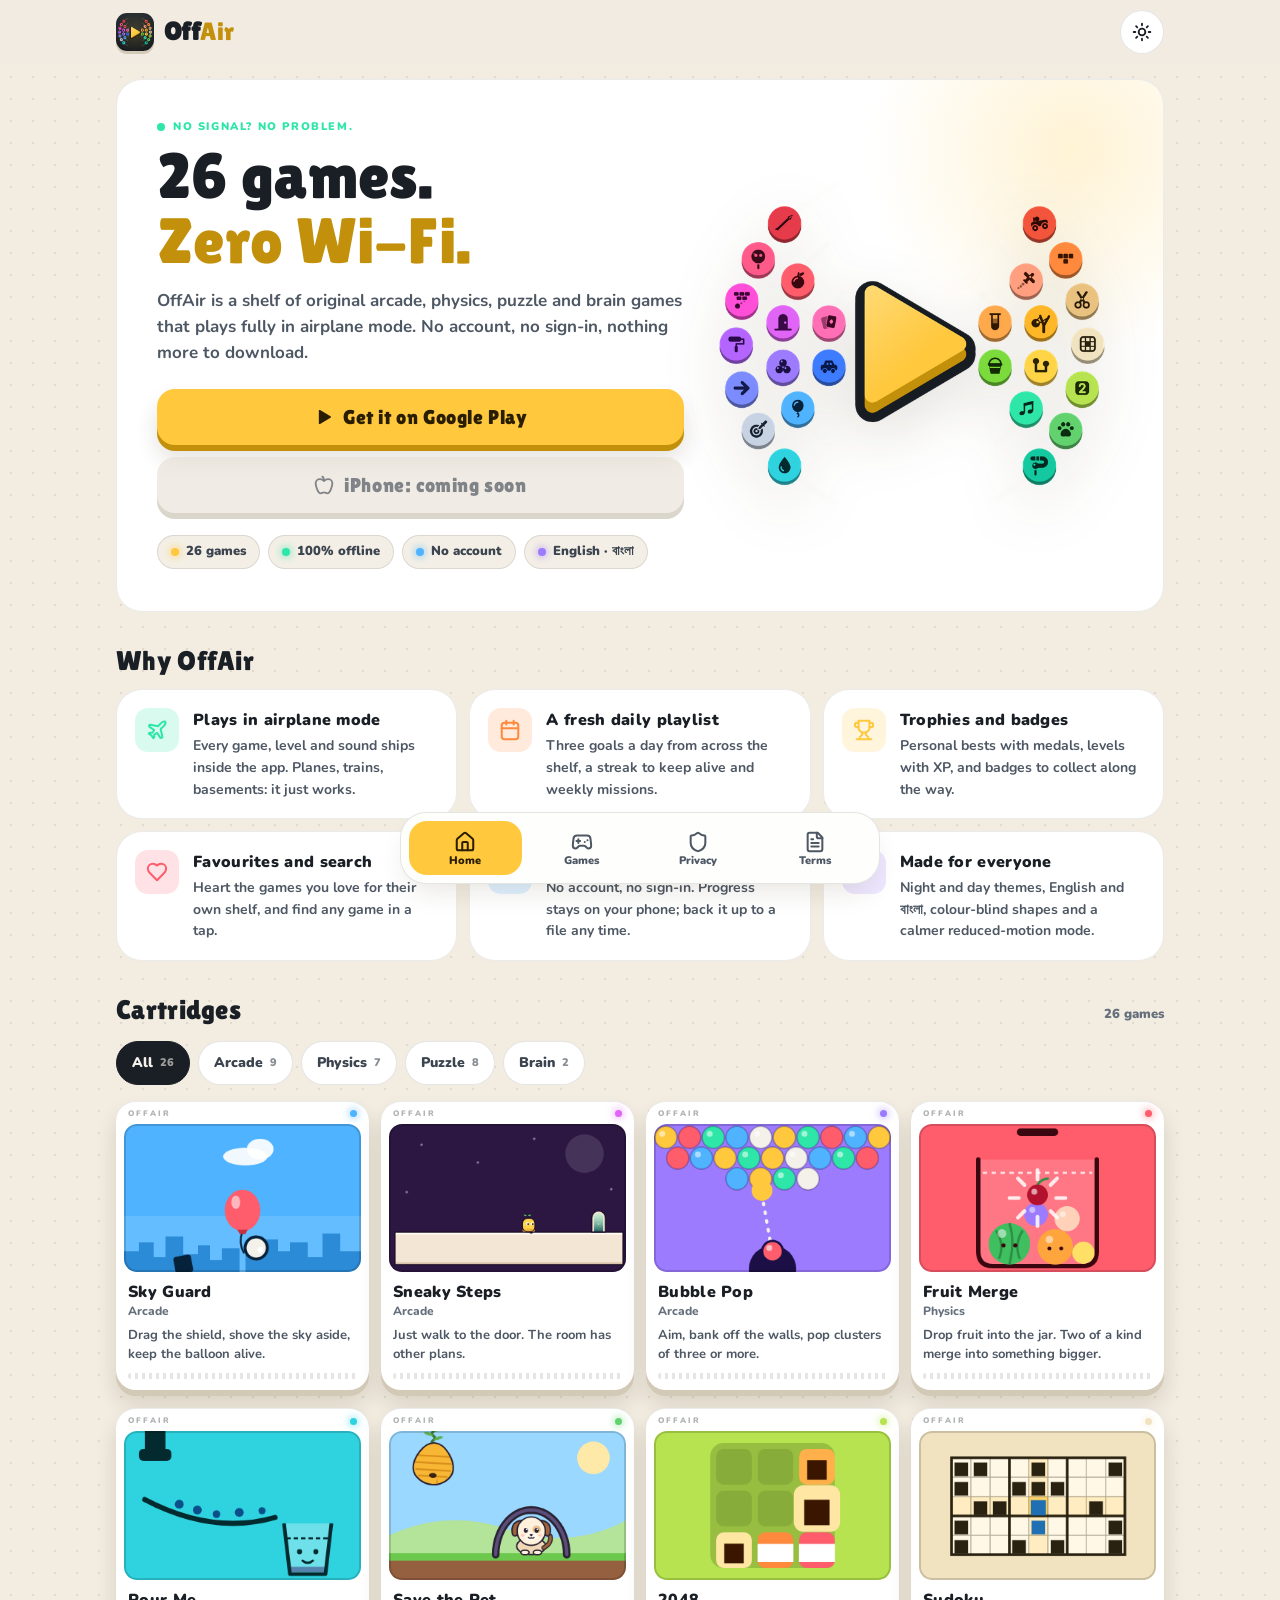
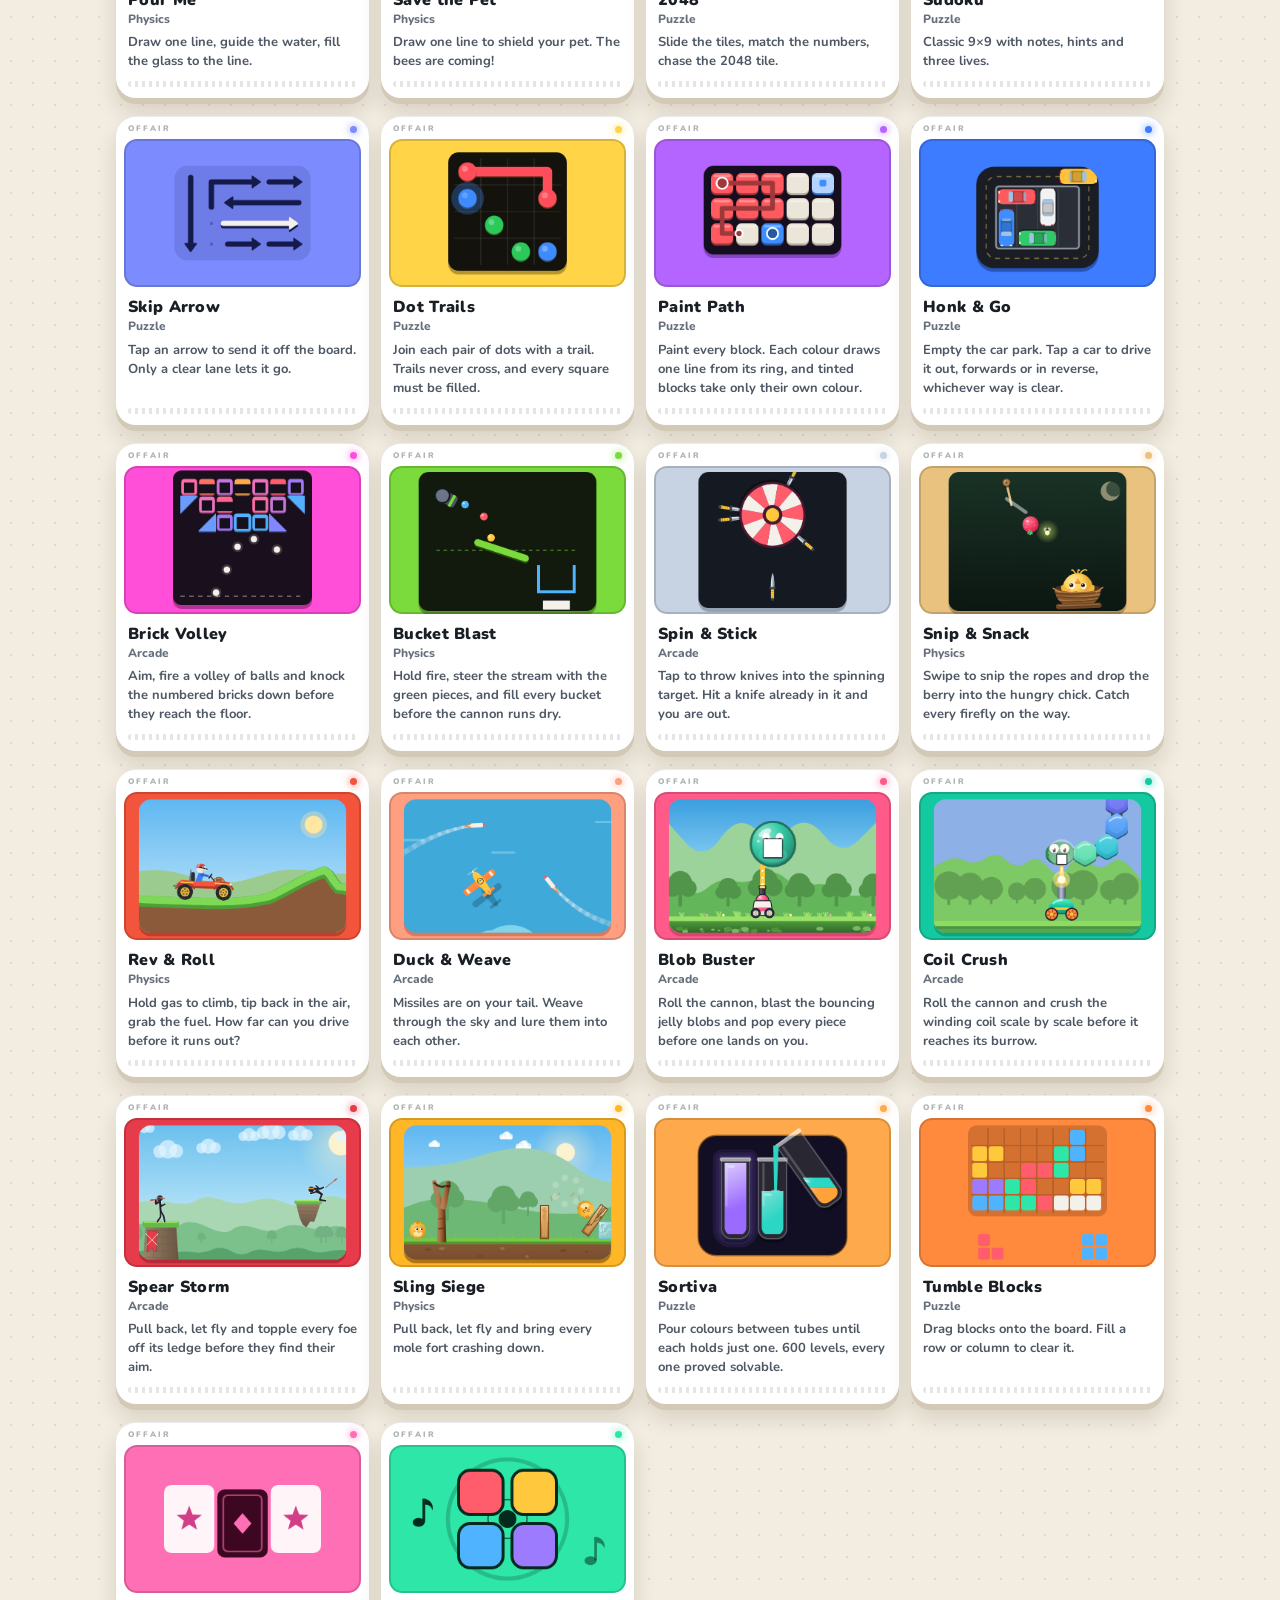
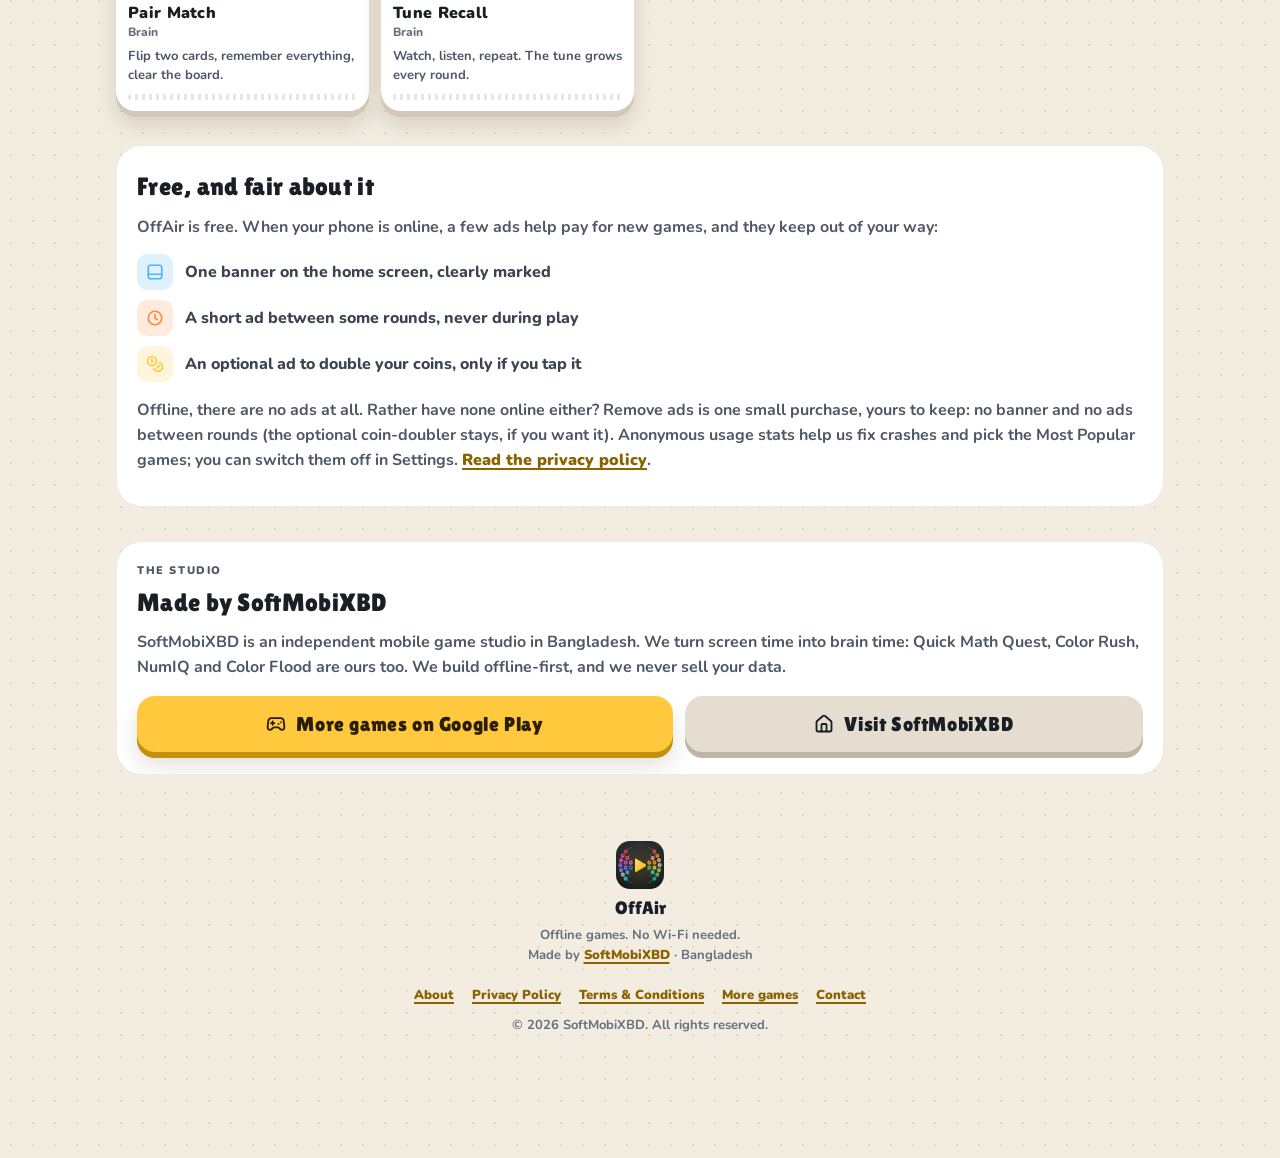
<file: index.html>
<!doctype html>
<html lang="en">
<head>
<meta charset="utf-8">
<meta name="viewport" content="width=device-width, initial-scale=1, viewport-fit=cover">
<title>OffAir: Offline Games, No Wi-Fi Needed</title>
<meta name="description" content="26 original arcade, physics, puzzle and brain games that play fully offline. No account, no sign-in.">
<meta name="author" content="SoftMobiXBD">
<meta name="theme-color" content="#0E1217" media="(prefers-color-scheme: dark)">
<meta name="theme-color" content="#F2ECE1" media="(prefers-color-scheme: light)">
<meta property="og:type" content="website">
<meta property="og:title" content="OffAir: Offline Games, No Wi-Fi Needed">
<meta property="og:description" content="26 original arcade, physics, puzzle and brain games that play fully offline. No account, no sign-in.">
<meta property="og:image" content="img/og-512.png">
<link rel="icon" type="image/png" href="img/favicon-64.png">
<link rel="apple-touch-icon" href="img/apple-touch-icon.png">
<link rel="stylesheet" href="css/style.css">
<script>try{var t=localStorage.getItem("offair-theme");if(t)document.documentElement.setAttribute("data-theme",t)}catch(e){}</script>
</head>
<body>
<a class="skip" href="#main">Skip to content</a>
<header class="appbar">
  <div class="wrap wide">
    <a class="brand" href="index.html" aria-label="OffAir home">
      <img src="img/icon-256.png" alt="" width="38" height="38">
      <span class="wordmark">Off<b>Air</b></span>
    </a>
    <button class="icon-btn" type="button" data-theme-toggle aria-label="Switch theme"><svg class="theme-moon" viewBox="0 0 24 24" fill="none" stroke="currentColor" stroke-width="2.2" stroke-linecap="round" stroke-linejoin="round" aria-hidden="true"><path d="M12 3a6 6 0 0 0 9 9 9 9 0 1 1-9-9Z"/></svg><svg class="theme-sun" viewBox="0 0 24 24" fill="none" stroke="currentColor" stroke-width="2.2" stroke-linecap="round" stroke-linejoin="round" aria-hidden="true"><circle cx="12" cy="12" r="4"/><path d="M12 2v2M12 20v2M4.93 4.93l1.41 1.41M17.66 17.66l1.41 1.41M2 12h2M20 12h2M6.34 17.66l-1.41 1.41M19.07 4.93l-1.41 1.41"/></svg></button>
  </div>
</header>
<main id="main" class="wrap wide">
<section class="card hero rise" aria-labelledby="hero-title">
  <div class="hero-text">
    <p class="kicker"><span class="pulse" aria-hidden="true"></span> No signal? No problem.</p>
    <h1 id="hero-title">26 games.<br><span>Zero Wi-Fi.</span></h1>
    <p class="lead">OffAir is a shelf of original arcade, physics, puzzle and brain games that plays fully in airplane mode. No account, no sign-in, nothing more to download.</p>
    <div class="cta">
      <a class="btn primary" href="https://play.google.com/store/apps/details?id=com.softmobixbd.offair"><svg viewBox="0 0 24 24" fill="none" stroke="currentColor" stroke-width="2.2" stroke-linecap="round" stroke-linejoin="round" aria-hidden="true"><path d="M7 4.5v15a1 1 0 0 0 1.5.87l12.5-7.5a1 1 0 0 0 0-1.74L8.5 3.63A1 1 0 0 0 7 4.5z" fill="currentColor" stroke="none"/></svg>Get it on Google Play</a>
      <a class="btn ghost" aria-disabled="true"><svg viewBox="0 0 24 24" fill="none" stroke="currentColor" stroke-width="2.2" stroke-linecap="round" stroke-linejoin="round" aria-hidden="true"><path d="M12 20.94c1.5 0 2.75 1.06 4 1.06 3 0 6-8 6-12.22A4.91 4.91 0 0 0 17 5c-2.22 0-4 1.44-5 2-1-.56-2.78-2-5-2a4.9 4.9 0 0 0-5 4.78C2 14 5 22 8 22c1.25 0 2.5-1.06 4-1.06Z"/><path d="M10 2c1 .5 2 2 2 5"/></svg>iPhone: coming soon</a>
    </div>
    <ul class="pills" aria-label="At a glance">
      <li class="pill" style="--c:var(--yellow)"><i></i>26 games</li>
      <li class="pill"><i></i>100% offline</li>
      <li class="pill" style="--c:var(--sky)"><i></i>No account</li>
      <li class="pill" style="--c:var(--violet)"><i></i>English · বাংলা</li>
    </ul>
  </div>
  <div class="hero-art"><img src="img/mark-640.png" alt="The OffAir logo: a play button with a game badge for every game on the shelf" width="640" height="640"></div>
</section>

<section class="section" aria-labelledby="why">
  <div class="section-head"><h2 id="why">Why OffAir</h2></div>
  <div class="features">
    <div class="card feature rise" style="--i:0"><span class="tile" style="--c:#2EE6A8"><svg viewBox="0 0 24 24" fill="none" stroke="currentColor" stroke-width="2.2" stroke-linecap="round" stroke-linejoin="round" aria-hidden="true"><path d="M17.8 19.2 16 11l3.5-3.5C21 6 21.5 4 21 3c-1-.5-3 0-4.5 1.5L13 8 4.8 6.2c-.5-.1-.9.1-1.1.5l-.3.5c-.2.5-.1 1 .3 1.3L9 12l-2 3H4l-1 1 3 2 2 3 1-1v-3l3-2 3.5 5.3c.3.4.8.5 1.3.3l.5-.2c.4-.3.6-.7.5-1.2z"/></svg></span><div><h3>Plays in airplane mode</h3><p>Every game, level and sound ships inside the app. Planes, trains, basements: it just works.</p></div></div>
    <div class="card feature rise" style="--i:1"><span class="tile" style="--c:#FF8A3D"><svg viewBox="0 0 24 24" fill="none" stroke="currentColor" stroke-width="2.2" stroke-linecap="round" stroke-linejoin="round" aria-hidden="true"><rect x="3" y="4" width="18" height="18" rx="3"/><path d="M16 2v4M8 2v4M3 10h18"/></svg></span><div><h3>A fresh daily playlist</h3><p>Three goals a day from across the shelf, a streak to keep alive and weekly missions.</p></div></div>
    <div class="card feature rise" style="--i:2"><span class="tile" style="--c:#FFC83D"><svg viewBox="0 0 24 24" fill="none" stroke="currentColor" stroke-width="2.2" stroke-linecap="round" stroke-linejoin="round" aria-hidden="true"><path d="M6 9H4.5a2.5 2.5 0 0 1 0-5H6M18 9h1.5a2.5 2.5 0 0 0 0-5H18M4 22h16M10 14.66V17c0 .55-.47.98-.97 1.21C7.85 18.75 7 20.24 7 22M14 14.66V17c0 .55.47.98.97 1.21C16.15 18.75 17 20.24 17 22"/><path d="M18 2H6v7a6 6 0 0 0 12 0V2z"/></svg></span><div><h3>Trophies and badges</h3><p>Personal bests with medals, levels with XP, and badges to collect along the way.</p></div></div>
    <div class="card feature rise" style="--i:3"><span class="tile" style="--c:#FF5C6C"><svg viewBox="0 0 24 24" fill="none" stroke="currentColor" stroke-width="2.2" stroke-linecap="round" stroke-linejoin="round" aria-hidden="true"><path d="M19 14c1.49-1.46 3-3.21 3-5.5A5.5 5.5 0 0 0 16.5 3c-1.76 0-3 .5-4.5 2-1.5-1.5-2.74-2-4.5-2A5.5 5.5 0 0 0 2 8.5c0 2.3 1.5 4.05 3 5.5l7 7Z"/></svg></span><div><h3>Favourites and search</h3><p>Heart the games you love for their own shelf, and find any game in a tap.</p></div></div>
    <div class="card feature rise" style="--i:4"><span class="tile" style="--c:#4FB3FF"><svg viewBox="0 0 24 24" fill="none" stroke="currentColor" stroke-width="2.2" stroke-linecap="round" stroke-linejoin="round" aria-hidden="true"><rect x="5" y="2" width="14" height="20" rx="2"/><path d="M12 18h.01"/></svg></span><div><h3>Your progress, your phone</h3><p>No account, no sign-in. Progress stays on your phone; back it up to a file any time.</p></div></div>
    <div class="card feature rise" style="--i:5"><span class="tile" style="--c:#9C7BFF"><svg viewBox="0 0 24 24" fill="none" stroke="currentColor" stroke-width="2.2" stroke-linecap="round" stroke-linejoin="round" aria-hidden="true"><path d="M2.06 12.35a1 1 0 0 1 0-.7 10.75 10.75 0 0 1 19.88 0 1 1 0 0 1 0 .7 10.75 10.75 0 0 1-19.88 0"/><circle cx="12" cy="12" r="3"/></svg></span><div><h3>Made for everyone</h3><p>Night and day themes, English and বাংলা, colour-blind shapes and a calmer reduced-motion mode.</p></div></div>
  </div>
</section>

<section class="section" id="games" aria-labelledby="shelf">
  <div class="section-head"><h2 id="shelf">Cartridges</h2><span class="note" data-count aria-live="polite">26 games</span></div>
  <div class="chips" role="group" aria-label="Filter games by type"><button class="chip" type="button" data-filter="all" aria-pressed="true">All <small>26</small></button><button class="chip" type="button" data-filter="arcade" aria-pressed="false">Arcade <small>9</small></button><button class="chip" type="button" data-filter="physics" aria-pressed="false">Physics <small>7</small></button><button class="chip" type="button" data-filter="puzzle" aria-pressed="false">Puzzle <small>8</small></button><button class="chip" type="button" data-filter="brain" aria-pressed="false">Brain <small>2</small></button></div>
  <div class="shelf">
    <article class="cart" data-cat="arcade" style="--c:#4FB3FF">
      <div class="strip" aria-hidden="true"><span>OFFAIR</span><i class="led"></i></div>
      <div class="label"><img src="img/games/sky.png" alt="Sky Guard cartridge label" width="320" height="200" loading="lazy"></div>
      <h3>Sky Guard</h3>
      <p class="type">Arcade</p>
      <p class="blurb">Drag the shield, shove the sky aside, keep the balloon alive.</p>
      <div class="grip" aria-hidden="true"></div>
    </article>
    <article class="cart" data-cat="arcade" style="--c:#E064F5">
      <div class="strip" aria-hidden="true"><span>OFFAIR</span><i class="led"></i></div>
      <div class="label"><img src="img/games/sneaky.png" alt="Sneaky Steps cartridge label" width="320" height="200" loading="lazy"></div>
      <h3>Sneaky Steps</h3>
      <p class="type">Arcade</p>
      <p class="blurb">Just walk to the door. The room has other plans.</p>
      <div class="grip" aria-hidden="true"></div>
    </article>
    <article class="cart" data-cat="arcade" style="--c:#9C7BFF">
      <div class="strip" aria-hidden="true"><span>OFFAIR</span><i class="led"></i></div>
      <div class="label"><img src="img/games/bubble.png" alt="Bubble Pop cartridge label" width="320" height="200" loading="lazy"></div>
      <h3>Bubble Pop</h3>
      <p class="type">Arcade</p>
      <p class="blurb">Aim, bank off the walls, pop clusters of three or more.</p>
      <div class="grip" aria-hidden="true"></div>
    </article>
    <article class="cart" data-cat="physics" style="--c:#FF5C6C">
      <div class="strip" aria-hidden="true"><span>OFFAIR</span><i class="led"></i></div>
      <div class="label"><img src="img/games/fruit.png" alt="Fruit Merge cartridge label" width="320" height="200" loading="lazy"></div>
      <h3>Fruit Merge</h3>
      <p class="type">Physics</p>
      <p class="blurb">Drop fruit into the jar. Two of a kind merge into something bigger.</p>
      <div class="grip" aria-hidden="true"></div>
    </article>
    <article class="cart" data-cat="physics" style="--c:#2FD3E0">
      <div class="strip" aria-hidden="true"><span>OFFAIR</span><i class="led"></i></div>
      <div class="label"><img src="img/games/pour.png" alt="Pour Me cartridge label" width="320" height="200" loading="lazy"></div>
      <h3>Pour Me</h3>
      <p class="type">Physics</p>
      <p class="blurb">Draw one line, guide the water, fill the glass to the line.</p>
      <div class="grip" aria-hidden="true"></div>
    </article>
    <article class="cart" data-cat="physics" style="--c:#62D26F">
      <div class="strip" aria-hidden="true"><span>OFFAIR</span><i class="led"></i></div>
      <div class="label"><img src="img/games/savepet.png" alt="Save the Pet cartridge label" width="320" height="200" loading="lazy"></div>
      <h3>Save the Pet</h3>
      <p class="type">Physics</p>
      <p class="blurb">Draw one line to shield your pet. The bees are coming!</p>
      <div class="grip" aria-hidden="true"></div>
    </article>
    <article class="cart" data-cat="puzzle" style="--c:#B6E34F">
      <div class="strip" aria-hidden="true"><span>OFFAIR</span><i class="led"></i></div>
      <div class="label"><img src="img/games/g2048.png" alt="2048 cartridge label" width="320" height="200" loading="lazy"></div>
      <h3>2048</h3>
      <p class="type">Puzzle</p>
      <p class="blurb">Slide the tiles, match the numbers, chase the 2048 tile.</p>
      <div class="grip" aria-hidden="true"></div>
    </article>
    <article class="cart" data-cat="puzzle" style="--c:#F1E3C0">
      <div class="strip" aria-hidden="true"><span>OFFAIR</span><i class="led"></i></div>
      <div class="label"><img src="img/games/sudoku.png" alt="Sudoku cartridge label" width="320" height="200" loading="lazy"></div>
      <h3>Sudoku</h3>
      <p class="type">Puzzle</p>
      <p class="blurb">Classic 9×9 with notes, hints and three lives.</p>
      <div class="grip" aria-hidden="true"></div>
    </article>
    <article class="cart" data-cat="puzzle" style="--c:#7C8CFF">
      <div class="strip" aria-hidden="true"><span>OFFAIR</span><i class="led"></i></div>
      <div class="label"><img src="img/games/skiparrow.png" alt="Skip Arrow cartridge label" width="320" height="200" loading="lazy"></div>
      <h3>Skip Arrow</h3>
      <p class="type">Puzzle</p>
      <p class="blurb">Tap an arrow to send it off the board. Only a clear lane lets it go.</p>
      <div class="grip" aria-hidden="true"></div>
    </article>
    <article class="cart" data-cat="puzzle" style="--c:#FFD447">
      <div class="strip" aria-hidden="true"><span>OFFAIR</span><i class="led"></i></div>
      <div class="label"><img src="img/games/dottrails.png" alt="Dot Trails cartridge label" width="320" height="200" loading="lazy"></div>
      <h3>Dot Trails</h3>
      <p class="type">Puzzle</p>
      <p class="blurb">Join each pair of dots with a trail. Trails never cross, and every square must be filled.</p>
      <div class="grip" aria-hidden="true"></div>
    </article>
    <article class="cart" data-cat="puzzle" style="--c:#B565FF">
      <div class="strip" aria-hidden="true"><span>OFFAIR</span><i class="led"></i></div>
      <div class="label"><img src="img/games/paintpath.png" alt="Paint Path cartridge label" width="320" height="200" loading="lazy"></div>
      <h3>Paint Path</h3>
      <p class="type">Puzzle</p>
      <p class="blurb">Paint every block. Each colour draws one line from its ring, and tinted blocks take only their own colour.</p>
      <div class="grip" aria-hidden="true"></div>
    </article>
    <article class="cart" data-cat="puzzle" style="--c:#3D7BFF">
      <div class="strip" aria-hidden="true"><span>OFFAIR</span><i class="led"></i></div>
      <div class="label"><img src="img/games/honkgo.png" alt="Honk &amp; Go cartridge label" width="320" height="200" loading="lazy"></div>
      <h3>Honk &amp; Go</h3>
      <p class="type">Puzzle</p>
      <p class="blurb">Empty the car park. Tap a car to drive it out, forwards or in reverse, whichever way is clear.</p>
      <div class="grip" aria-hidden="true"></div>
    </article>
    <article class="cart" data-cat="arcade" style="--c:#FF4FD8">
      <div class="strip" aria-hidden="true"><span>OFFAIR</span><i class="led"></i></div>
      <div class="label"><img src="img/games/volley.png" alt="Brick Volley cartridge label" width="320" height="200" loading="lazy"></div>
      <h3>Brick Volley</h3>
      <p class="type">Arcade</p>
      <p class="blurb">Aim, fire a volley of balls and knock the numbered bricks down before they reach the floor.</p>
      <div class="grip" aria-hidden="true"></div>
    </article>
    <article class="cart" data-cat="physics" style="--c:#7BDA3C">
      <div class="strip" aria-hidden="true"><span>OFFAIR</span><i class="led"></i></div>
      <div class="label"><img src="img/games/bucket.png" alt="Bucket Blast cartridge label" width="320" height="200" loading="lazy"></div>
      <h3>Bucket Blast</h3>
      <p class="type">Physics</p>
      <p class="blurb">Hold fire, steer the stream with the green pieces, and fill every bucket before the cannon runs dry.</p>
      <div class="grip" aria-hidden="true"></div>
    </article>
    <article class="cart" data-cat="arcade" style="--c:#C7D2E2">
      <div class="strip" aria-hidden="true"><span>OFFAIR</span><i class="led"></i></div>
      <div class="label"><img src="img/games/stick.png" alt="Spin &amp; Stick cartridge label" width="320" height="200" loading="lazy"></div>
      <h3>Spin &amp; Stick</h3>
      <p class="type">Arcade</p>
      <p class="blurb">Tap to throw knives into the spinning target. Hit a knife already in it and you are out.</p>
      <div class="grip" aria-hidden="true"></div>
    </article>
    <article class="cart" data-cat="physics" style="--c:#E9C27F">
      <div class="strip" aria-hidden="true"><span>OFFAIR</span><i class="led"></i></div>
      <div class="label"><img src="img/games/snip.png" alt="Snip &amp; Snack cartridge label" width="320" height="200" loading="lazy"></div>
      <h3>Snip &amp; Snack</h3>
      <p class="type">Physics</p>
      <p class="blurb">Swipe to snip the ropes and drop the berry into the hungry chick. Catch every firefly on the way.</p>
      <div class="grip" aria-hidden="true"></div>
    </article>
    <article class="cart" data-cat="physics" style="--c:#F2553C">
      <div class="strip" aria-hidden="true"><span>OFFAIR</span><i class="led"></i></div>
      <div class="label"><img src="img/games/revroll.png" alt="Rev &amp; Roll cartridge label" width="320" height="200" loading="lazy"></div>
      <h3>Rev &amp; Roll</h3>
      <p class="type">Physics</p>
      <p class="blurb">Hold gas to climb, tip back in the air, grab the fuel. How far can you drive before it runs out?</p>
      <div class="grip" aria-hidden="true"></div>
    </article>
    <article class="cart" data-cat="arcade" style="--c:#FF9F80">
      <div class="strip" aria-hidden="true"><span>OFFAIR</span><i class="led"></i></div>
      <div class="label"><img src="img/games/weave.png" alt="Duck &amp; Weave cartridge label" width="320" height="200" loading="lazy"></div>
      <h3>Duck &amp; Weave</h3>
      <p class="type">Arcade</p>
      <p class="blurb">Missiles are on your tail. Weave through the sky and lure them into each other.</p>
      <div class="grip" aria-hidden="true"></div>
    </article>
    <article class="cart" data-cat="arcade" style="--c:#FF5A8A">
      <div class="strip" aria-hidden="true"><span>OFFAIR</span><i class="led"></i></div>
      <div class="label"><img src="img/games/blobs.png" alt="Blob Buster cartridge label" width="320" height="200" loading="lazy"></div>
      <h3>Blob Buster</h3>
      <p class="type">Arcade</p>
      <p class="blurb">Roll the cannon, blast the bouncing jelly blobs and pop every piece before one lands on you.</p>
      <div class="grip" aria-hidden="true"></div>
    </article>
    <article class="cart" data-cat="arcade" style="--c:#14C9A0">
      <div class="strip" aria-hidden="true"><span>OFFAIR</span><i class="led"></i></div>
      <div class="label"><img src="img/games/coil.png" alt="Coil Crush cartridge label" width="320" height="200" loading="lazy"></div>
      <h3>Coil Crush</h3>
      <p class="type">Arcade</p>
      <p class="blurb">Roll the cannon and crush the winding coil scale by scale before it reaches its burrow.</p>
      <div class="grip" aria-hidden="true"></div>
    </article>
    <article class="cart" data-cat="arcade" style="--c:#E63B4A">
      <div class="strip" aria-hidden="true"><span>OFFAIR</span><i class="led"></i></div>
      <div class="label"><img src="img/games/spear.png" alt="Spear Storm cartridge label" width="320" height="200" loading="lazy"></div>
      <h3>Spear Storm</h3>
      <p class="type">Arcade</p>
      <p class="blurb">Pull back, let fly and topple every foe off its ledge before they find their aim.</p>
      <div class="grip" aria-hidden="true"></div>
    </article>
    <article class="cart" data-cat="physics" style="--c:#FFB627">
      <div class="strip" aria-hidden="true"><span>OFFAIR</span><i class="led"></i></div>
      <div class="label"><img src="img/games/sling.png" alt="Sling Siege cartridge label" width="320" height="200" loading="lazy"></div>
      <h3>Sling Siege</h3>
      <p class="type">Physics</p>
      <p class="blurb">Pull back, let fly and bring every mole fort crashing down.</p>
      <div class="grip" aria-hidden="true"></div>
    </article>
    <article class="cart" data-cat="puzzle" style="--c:#FFA94D">
      <div class="strip" aria-hidden="true"><span>OFFAIR</span><i class="led"></i></div>
      <div class="label"><img src="img/games/sortiva.png" alt="Sortiva cartridge label" width="320" height="200" loading="lazy"></div>
      <h3>Sortiva</h3>
      <p class="type">Puzzle</p>
      <p class="blurb">Pour colours between tubes until each holds just one. 600 levels, every one proved solvable.</p>
      <div class="grip" aria-hidden="true"></div>
    </article>
    <article class="cart" data-cat="puzzle" style="--c:#FF8A3D">
      <div class="strip" aria-hidden="true"><span>OFFAIR</span><i class="led"></i></div>
      <div class="label"><img src="img/games/tumble.png" alt="Tumble Blocks cartridge label" width="320" height="200" loading="lazy"></div>
      <h3>Tumble Blocks</h3>
      <p class="type">Puzzle</p>
      <p class="blurb">Drag blocks onto the board. Fill a row or column to clear it.</p>
      <div class="grip" aria-hidden="true"></div>
    </article>
    <article class="cart" data-cat="brain" style="--c:#FF6FB5">
      <div class="strip" aria-hidden="true"><span>OFFAIR</span><i class="led"></i></div>
      <div class="label"><img src="img/games/pairs.png" alt="Pair Match cartridge label" width="320" height="200" loading="lazy"></div>
      <h3>Pair Match</h3>
      <p class="type">Brain</p>
      <p class="blurb">Flip two cards, remember everything, clear the board.</p>
      <div class="grip" aria-hidden="true"></div>
    </article>
    <article class="cart" data-cat="brain" style="--c:#2EE6A8">
      <div class="strip" aria-hidden="true"><span>OFFAIR</span><i class="led"></i></div>
      <div class="label"><img src="img/games/tune.png" alt="Tune Recall cartridge label" width="320" height="200" loading="lazy"></div>
      <h3>Tune Recall</h3>
      <p class="type">Brain</p>
      <p class="blurb">Watch, listen, repeat. The tune grows every round.</p>
      <div class="grip" aria-hidden="true"></div>
    </article>
  </div>
</section>

<section class="section" aria-labelledby="fair">
  <div class="card fair">
    <h2 id="fair">Free, and fair about it</h2>
    <p>OffAir is free. When your phone is online, a few ads help pay for new games, and they keep out of your way:</p>
    <ul>
      <li><span class="tile" style="--c:#4FB3FF"><svg viewBox="0 0 24 24" fill="none" stroke="currentColor" stroke-width="2.2" stroke-linecap="round" stroke-linejoin="round" aria-hidden="true"><rect x="3" y="3" width="18" height="18" rx="3"/><path d="M3 15h18"/></svg></span>One banner on the home screen, clearly marked</li>
      <li><span class="tile" style="--c:#FF8A3D"><svg viewBox="0 0 24 24" fill="none" stroke="currentColor" stroke-width="2.2" stroke-linecap="round" stroke-linejoin="round" aria-hidden="true"><circle cx="12" cy="12" r="9"/><path d="M12 7v5l3 2"/></svg></span>A short ad between some rounds, never during play</li>
      <li><span class="tile" style="--c:#FFC83D"><svg viewBox="0 0 24 24" fill="none" stroke="currentColor" stroke-width="2.2" stroke-linecap="round" stroke-linejoin="round" aria-hidden="true"><circle cx="8" cy="8" r="6"/><path d="M18.09 10.37A6 6 0 1 1 10.34 18M7 6h1v4M16.71 13.88l.7.71-2.82 2.82"/></svg></span>An optional ad to double your coins, only if you tap it</li>
    </ul>
    <p>Offline, there are no ads at all. Rather have none online either? <strong>Remove ads</strong> is one small purchase, yours to keep: no banner and no ads between rounds (the optional coin-doubler stays, if you want it). Anonymous usage stats help us fix crashes and pick the Most Popular games; you can switch them off in Settings. <a href="privacy.html">Read the privacy policy</a>.</p>
  </div>
</section>

<section class="section" aria-labelledby="studio">
  <div class="card fair studio">
    <p class="kicker">The studio</p>
    <h2 id="studio">Made by SoftMobiXBD</h2>
    <p>SoftMobiXBD is an independent mobile game studio in Bangladesh. We turn screen time into brain time: Quick Math Quest, Color Rush, NumIQ and Color Flood are ours too. We build offline-first, and we never sell your data.</p>
    <div class="cta">
      <a class="btn primary" href="https://play.google.com/store/apps/dev?id=7053712719790962072"><svg viewBox="0 0 24 24" fill="none" stroke="currentColor" stroke-width="2.2" stroke-linecap="round" stroke-linejoin="round" aria-hidden="true"><path d="M6 11h4M8 9v4M15 12h.01M18 10h.01"/><path d="M17.32 5H6.68a4 4 0 0 0-3.98 3.59C2.6 9.42 2 14.46 2 16a3 3 0 0 0 3 3c1 0 1.5-.5 2-1l1.41-1.41A2 2 0 0 1 9.83 16h4.34a2 2 0 0 1 1.41.59L17 18c.5.5 1 1 2 1a3 3 0 0 0 3-3c0-1.55-.6-6.58-.69-7.26A4 4 0 0 0 17.32 5z"/></svg>More games on Google Play</a>
      <a class="btn ghost" href="https://softmobixbd.github.io/"><svg viewBox="0 0 24 24" fill="none" stroke="currentColor" stroke-width="2.2" stroke-linecap="round" stroke-linejoin="round" aria-hidden="true"><path d="M15 21v-8a1 1 0 0 0-1-1h-4a1 1 0 0 0-1 1v8"/><path d="M3 10a2 2 0 0 1 .71-1.53l7-6a2 2 0 0 1 2.58 0l7 6A2 2 0 0 1 21 10v9a2 2 0 0 1-2 2H5a2 2 0 0 1-2-2z"/></svg>Visit SoftMobiXBD</a>
    </div>
  </div>
</section>
<footer class="footer">
  <img src="img/icon-256.png" alt="" width="48" height="48">
  <div class="name">OffAir</div>
  <div>Offline games. No Wi-Fi needed.</div>
  <div>Made by <a href="https://softmobixbd.github.io/">SoftMobiXBD</a> · Bangladesh</div>
  <nav aria-label="Footer">
    <a href="index.html">About</a>
    <a href="privacy.html">Privacy Policy</a>
    <a href="terms.html">Terms &amp; Conditions</a>
    <a href="https://play.google.com/store/apps/dev?id=7053712719790962072">More games</a>
    <a href="mailto:softmobixbd@gmail.com">Contact</a>
  </nav>
  <div>&copy; <span data-year>2026</span> SoftMobiXBD. All rights reserved.</div>
</footer>
</main>
<nav class="dock" aria-label="Main"><a href="index.html" aria-current="page"><svg viewBox="0 0 24 24" fill="none" stroke="currentColor" stroke-width="2.2" stroke-linecap="round" stroke-linejoin="round" aria-hidden="true"><path d="M15 21v-8a1 1 0 0 0-1-1h-4a1 1 0 0 0-1 1v8"/><path d="M3 10a2 2 0 0 1 .71-1.53l7-6a2 2 0 0 1 2.58 0l7 6A2 2 0 0 1 21 10v9a2 2 0 0 1-2 2H5a2 2 0 0 1-2-2z"/></svg><span>Home</span></a><a href="index.html#games"><svg viewBox="0 0 24 24" fill="none" stroke="currentColor" stroke-width="2.2" stroke-linecap="round" stroke-linejoin="round" aria-hidden="true"><path d="M6 11h4M8 9v4M15 12h.01M18 10h.01"/><path d="M17.32 5H6.68a4 4 0 0 0-3.98 3.59C2.6 9.42 2 14.46 2 16a3 3 0 0 0 3 3c1 0 1.5-.5 2-1l1.41-1.41A2 2 0 0 1 9.83 16h4.34a2 2 0 0 1 1.41.59L17 18c.5.5 1 1 2 1a3 3 0 0 0 3-3c0-1.55-.6-6.58-.69-7.26A4 4 0 0 0 17.32 5z"/></svg><span>Games</span></a><a href="privacy.html"><svg viewBox="0 0 24 24" fill="none" stroke="currentColor" stroke-width="2.2" stroke-linecap="round" stroke-linejoin="round" aria-hidden="true"><path d="M20 13c0 5-3.5 7.5-7.66 8.95a1 1 0 0 1-.67-.01C7.5 20.5 4 18 4 13V6a1 1 0 0 1 1-1c2 0 4.5-1.2 6.24-2.72a1.17 1.17 0 0 1 1.52 0C14.51 3.81 17 5 19 5a1 1 0 0 1 1 1z"/></svg><span>Privacy</span></a><a href="terms.html"><svg viewBox="0 0 24 24" fill="none" stroke="currentColor" stroke-width="2.2" stroke-linecap="round" stroke-linejoin="round" aria-hidden="true"><path d="M15 2H6a2 2 0 0 0-2 2v16a2 2 0 0 0 2 2h12a2 2 0 0 0 2-2V7Z"/><path d="M14 2v4a2 2 0 0 0 2 2h4M16 13H8M16 17H8M10 9H8"/></svg><span>Terms</span></a></nav>
<script src="js/app.js" defer></script>
</body>
</html>
</file>
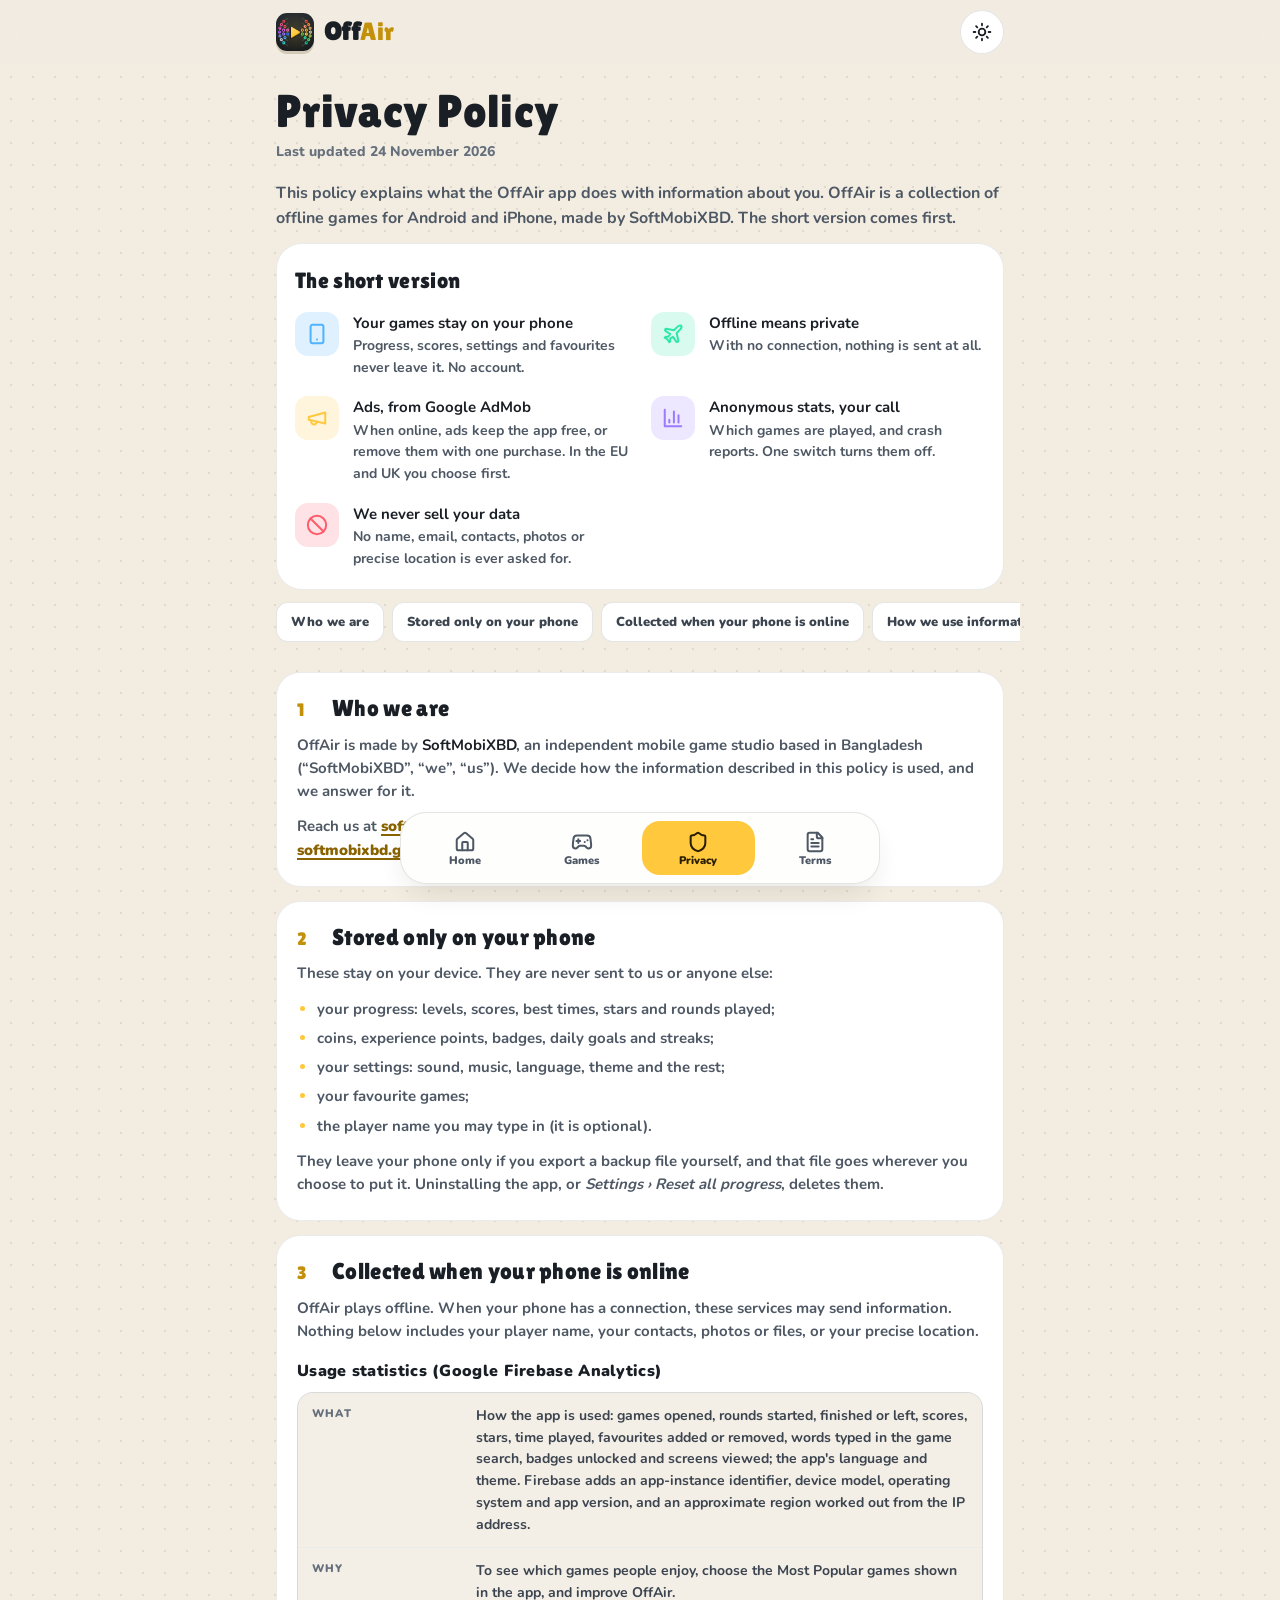
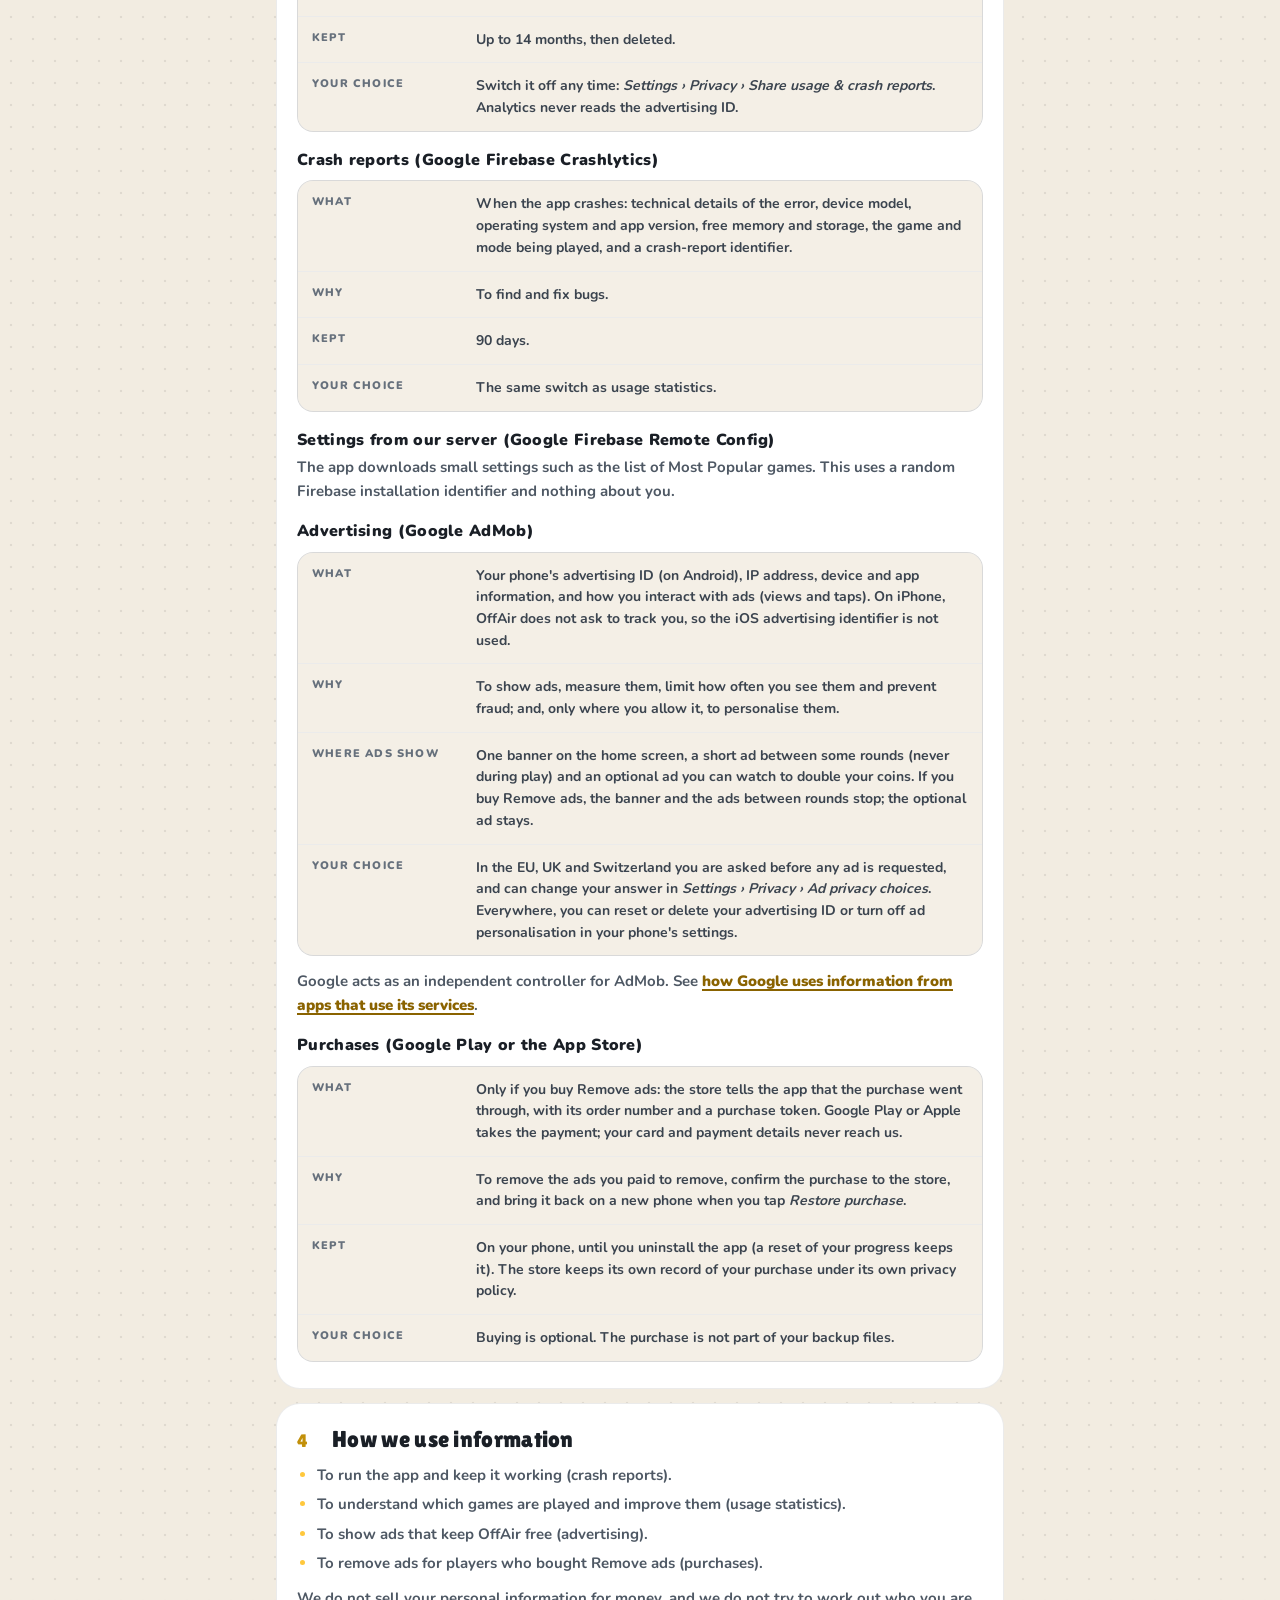
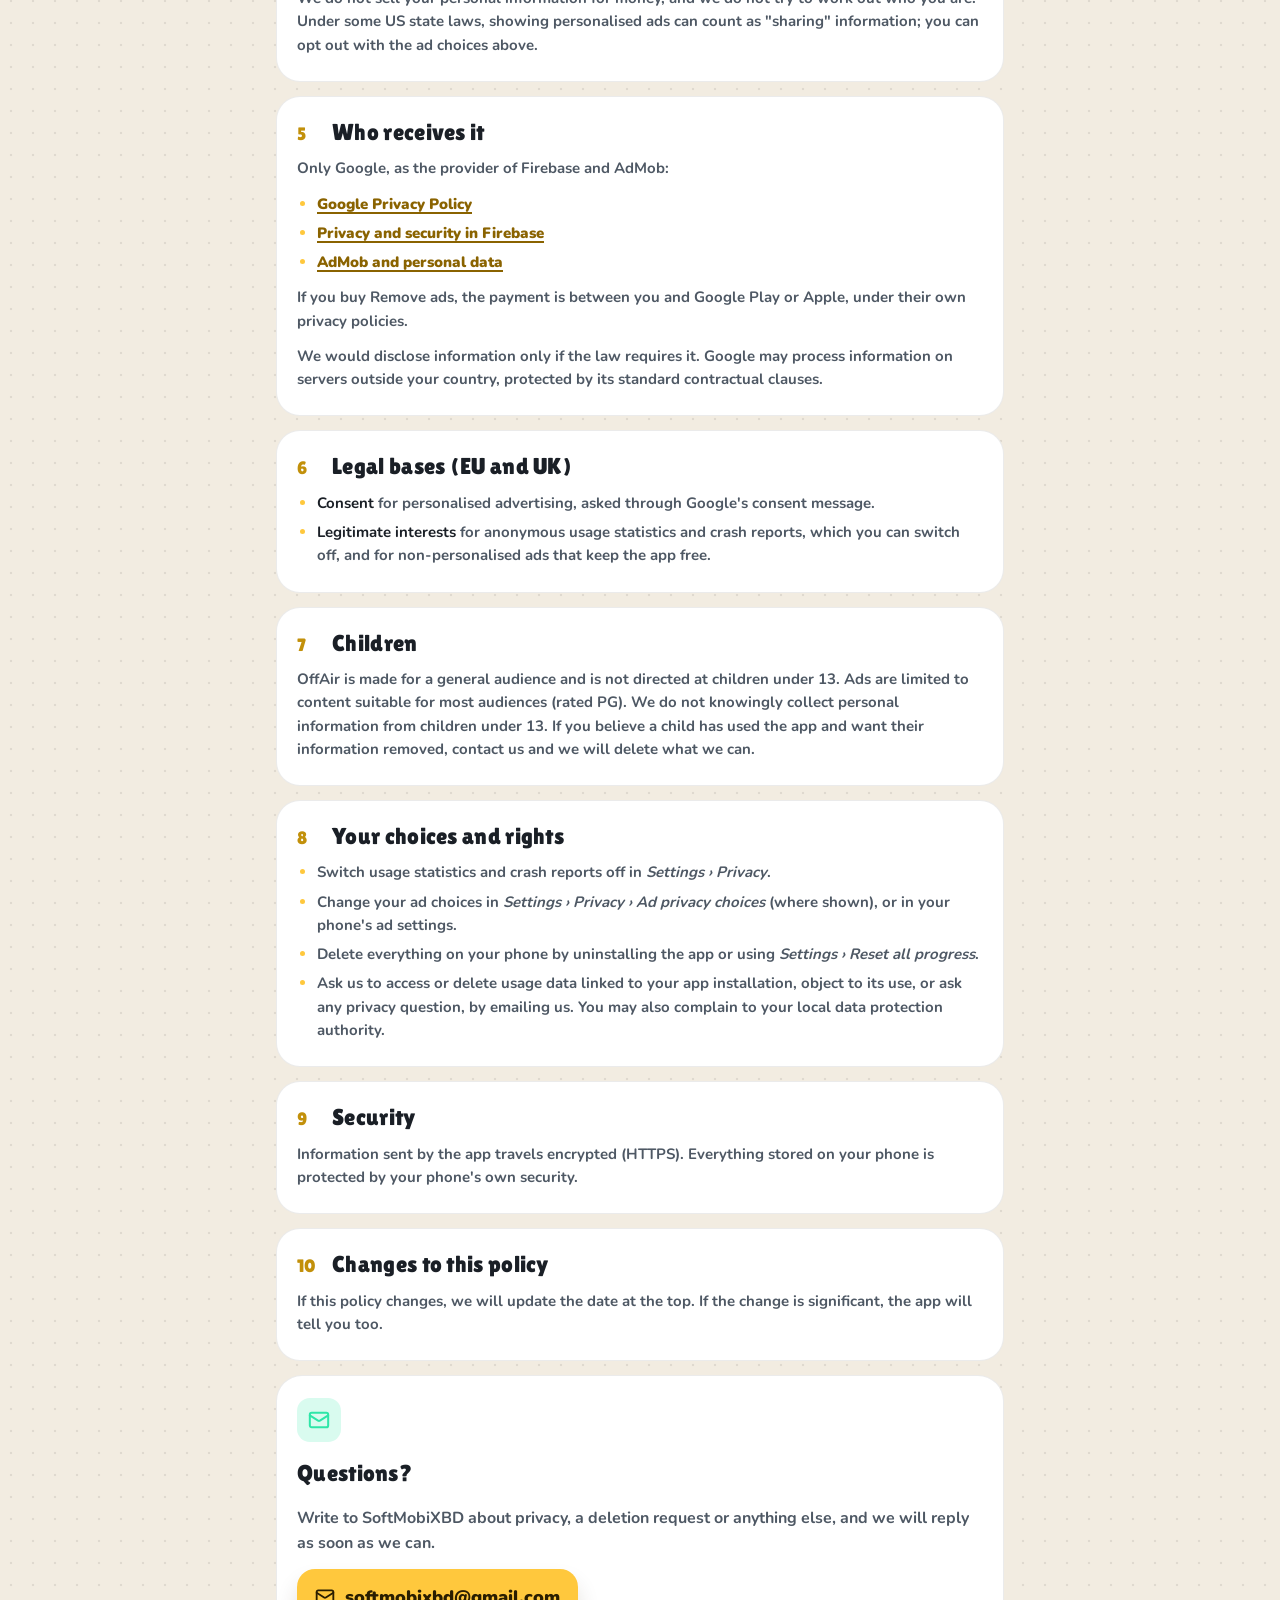
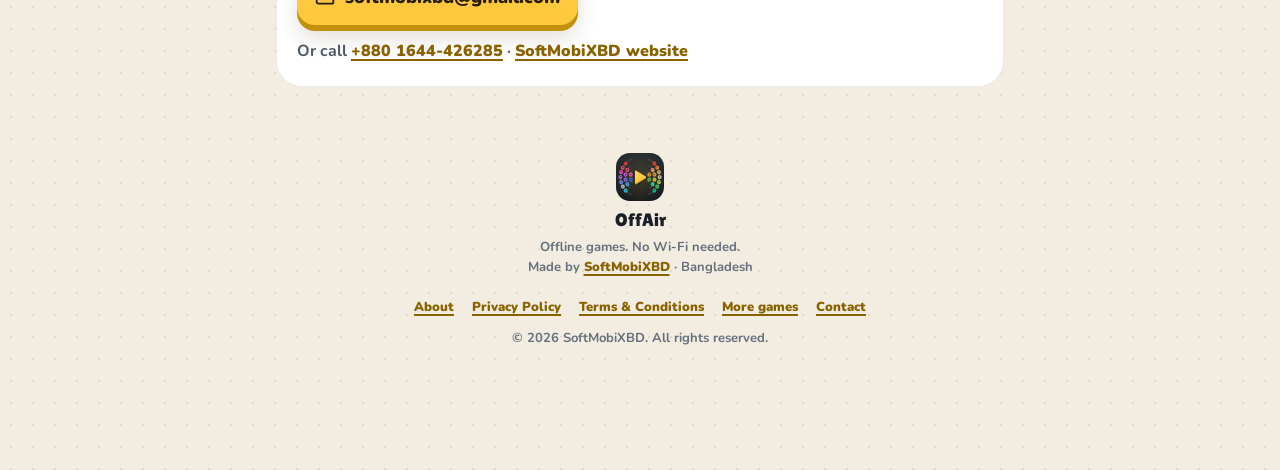
<file: privacy.html>
<!doctype html>
<html lang="en">
<head>
<meta charset="utf-8">
<meta name="viewport" content="width=device-width, initial-scale=1, viewport-fit=cover">
<title>Privacy Policy · OffAir</title>
<meta name="description" content="What the OffAir app stores on your phone, what it sends when online (ads and anonymous stats), and your choices.">
<meta name="author" content="SoftMobiXBD">
<meta name="theme-color" content="#0E1217" media="(prefers-color-scheme: dark)">
<meta name="theme-color" content="#F2ECE1" media="(prefers-color-scheme: light)">
<meta property="og:type" content="website">
<meta property="og:title" content="Privacy Policy · OffAir">
<meta property="og:description" content="What the OffAir app stores on your phone, what it sends when online (ads and anonymous stats), and your choices.">
<meta property="og:image" content="img/og-512.png">
<link rel="icon" type="image/png" href="img/favicon-64.png">
<link rel="apple-touch-icon" href="img/apple-touch-icon.png">
<link rel="stylesheet" href="css/style.css">
<script>try{var t=localStorage.getItem("offair-theme");if(t)document.documentElement.setAttribute("data-theme",t)}catch(e){}</script>
</head>
<body>
<a class="skip" href="#main">Skip to content</a>
<header class="appbar">
  <div class="wrap">
    <a class="brand" href="index.html" aria-label="OffAir home">
      <img src="img/icon-256.png" alt="" width="38" height="38">
      <span class="wordmark">Off<b>Air</b></span>
    </a>
    <button class="icon-btn" type="button" data-theme-toggle aria-label="Switch theme"><svg class="theme-moon" viewBox="0 0 24 24" fill="none" stroke="currentColor" stroke-width="2.2" stroke-linecap="round" stroke-linejoin="round" aria-hidden="true"><path d="M12 3a6 6 0 0 0 9 9 9 9 0 1 1-9-9Z"/></svg><svg class="theme-sun" viewBox="0 0 24 24" fill="none" stroke="currentColor" stroke-width="2.2" stroke-linecap="round" stroke-linejoin="round" aria-hidden="true"><circle cx="12" cy="12" r="4"/><path d="M12 2v2M12 20v2M4.93 4.93l1.41 1.41M17.66 17.66l1.41 1.41M2 12h2M20 12h2M6.34 17.66l-1.41 1.41M19.07 4.93l-1.41 1.41"/></svg></button>
  </div>
</header>
<main id="main" class="wrap">
<h1 class="page-title rise">Privacy Policy</h1>
<p class="updated">Last updated 24 November 2026</p>
<p class="intro">This policy explains what the OffAir app does with information about you. OffAir is a collection of offline games for Android and iPhone, made by SoftMobiXBD. The short version comes first.</p>
<section class="card summary rise" style="--i:1" aria-labelledby="short"><h2 id="short">The short version</h2><ul><li><span class="tile" style="--c:#4FB3FF"><svg viewBox="0 0 24 24" fill="none" stroke="currentColor" stroke-width="2.2" stroke-linecap="round" stroke-linejoin="round" aria-hidden="true"><rect x="5" y="2" width="14" height="20" rx="2"/><path d="M12 18h.01"/></svg></span><div><b>Your games stay on your phone</b><span>Progress, scores, settings and favourites never leave it. No account.</span></div></li><li><span class="tile" style="--c:#2EE6A8"><svg viewBox="0 0 24 24" fill="none" stroke="currentColor" stroke-width="2.2" stroke-linecap="round" stroke-linejoin="round" aria-hidden="true"><path d="M17.8 19.2 16 11l3.5-3.5C21 6 21.5 4 21 3c-1-.5-3 0-4.5 1.5L13 8 4.8 6.2c-.5-.1-.9.1-1.1.5l-.3.5c-.2.5-.1 1 .3 1.3L9 12l-2 3H4l-1 1 3 2 2 3 1-1v-3l3-2 3.5 5.3c.3.4.8.5 1.3.3l.5-.2c.4-.3.6-.7.5-1.2z"/></svg></span><div><b>Offline means private</b><span>With no connection, nothing is sent at all.</span></div></li><li><span class="tile" style="--c:#FFC83D"><svg viewBox="0 0 24 24" fill="none" stroke="currentColor" stroke-width="2.2" stroke-linecap="round" stroke-linejoin="round" aria-hidden="true"><path d="M3 11l18-5v12L3 14v-3z"/><path d="M11.6 16.8a3 3 0 1 1-5.8-1.6"/></svg></span><div><b>Ads, from Google AdMob</b><span>When online, ads keep the app free, or remove them with one purchase. In the EU and UK you choose first.</span></div></li><li><span class="tile" style="--c:#9C7BFF"><svg viewBox="0 0 24 24" fill="none" stroke="currentColor" stroke-width="2.2" stroke-linecap="round" stroke-linejoin="round" aria-hidden="true"><path d="M3 3v18h18M18 17V9M13 17V5M8 17v-3"/></svg></span><div><b>Anonymous stats, your call</b><span>Which games are played, and crash reports. One switch turns them off.</span></div></li><li><span class="tile" style="--c:#FF5C6C"><svg viewBox="0 0 24 24" fill="none" stroke="currentColor" stroke-width="2.2" stroke-linecap="round" stroke-linejoin="round" aria-hidden="true"><circle cx="12" cy="12" r="10"/><path d="m4.9 4.9 14.2 14.2"/></svg></span><div><b>We never sell your data</b><span>No name, email, contacts, photos or precise location is ever asked for.</span></div></li></ul></section>
<nav class="toc" aria-label="Sections"><a href="#who">Who we are</a><a href="#on-phone">Stored only on your phone</a><a href="#online">Collected when your phone is online</a><a href="#use">How we use information</a><a href="#share">Who receives it</a><a href="#legal">Legal bases (EU and UK)</a><a href="#children">Children</a><a href="#rights">Your choices and rights</a><a href="#security">Security</a><a href="#changes">Changes to this policy</a></nav>
<div class="doc">
<section id="who" aria-labelledby="who-h"><h2 id="who-h"><span class="n">1</span>Who we are</h2>
<p>OffAir is made by <strong>SoftMobiXBD</strong>, an independent mobile game studio based in Bangladesh (“SoftMobiXBD”, “we”, “us”). We decide how the information described in this policy is used, and we answer for it.</p>
<p>Reach us at <a href="mailto:softmobixbd@gmail.com">softmobixbd@gmail.com</a> or <a href="tel:+8801644426285">+880 1644-426285</a>. More about us: <a href="https://softmobixbd.github.io/">softmobixbd.github.io</a>.</p></section>
<section id="on-phone" aria-labelledby="on-phone-h"><h2 id="on-phone-h"><span class="n">2</span>Stored only on your phone</h2>
<p>These stay on your device. They are never sent to us or anyone else:</p>
<ul>
  <li>your progress: levels, scores, best times, stars and rounds played;</li>
  <li>coins, experience points, badges, daily goals and streaks;</li>
  <li>your settings: sound, music, language, theme and the rest;</li>
  <li>your favourite games;</li>
  <li>the player name you may type in (it is optional).</li>
</ul>
<p>They leave your phone only if you export a backup file yourself, and that file goes wherever you choose to put it. Uninstalling the app, or <em>Settings › Reset all progress</em>, deletes them.</p></section>
<section id="online" aria-labelledby="online-h"><h2 id="online-h"><span class="n">3</span>Collected when your phone is online</h2>
<p>OffAir plays offline. When your phone has a connection, these services may send information. Nothing below includes your player name, your contacts, photos or files, or your precise location.</p>

<h3>Usage statistics (Google Firebase Analytics)</h3>
<dl class="facts"><div><dt>What</dt><dd>How the app is used: games opened, rounds started, finished or left, scores, stars, time played, favourites added or removed, words typed in the game search, badges unlocked and screens viewed; the app's language and theme. Firebase adds an app-instance identifier, device model, operating system and app version, and an approximate region worked out from the IP address.</dd></div><div><dt>Why</dt><dd>To see which games people enjoy, choose the Most Popular games shown in the app, and improve OffAir.</dd></div><div><dt>Kept</dt><dd>Up to 14 months, then deleted.</dd></div><div><dt>Your choice</dt><dd>Switch it off any time: <em>Settings › Privacy › Share usage &amp; crash reports</em>. Analytics never reads the advertising ID.</dd></div></dl>
<h3>Crash reports (Google Firebase Crashlytics)</h3>
<dl class="facts"><div><dt>What</dt><dd>When the app crashes: technical details of the error, device model, operating system and app version, free memory and storage, the game and mode being played, and a crash-report identifier.</dd></div><div><dt>Why</dt><dd>To find and fix bugs.</dd></div><div><dt>Kept</dt><dd>90 days.</dd></div><div><dt>Your choice</dt><dd>The same switch as usage statistics.</dd></div></dl>
<h3>Settings from our server (Google Firebase Remote Config)</h3>
<p>The app downloads small settings such as the list of Most Popular games. This uses a random Firebase installation identifier and nothing about you.</p>

<h3>Advertising (Google AdMob)</h3>
<dl class="facts"><div><dt>What</dt><dd>Your phone's advertising ID (on Android), IP address, device and app information, and how you interact with ads (views and taps). On iPhone, OffAir does not ask to track you, so the iOS advertising identifier is not used.</dd></div><div><dt>Why</dt><dd>To show ads, measure them, limit how often you see them and prevent fraud; and, only where you allow it, to personalise them.</dd></div><div><dt>Where ads show</dt><dd>One banner on the home screen, a short ad between some rounds (never during play) and an optional ad you can watch to double your coins. If you buy Remove ads, the banner and the ads between rounds stop; the optional ad stays.</dd></div><div><dt>Your choice</dt><dd>In the EU, UK and Switzerland you are asked before any ad is requested, and can change your answer in <em>Settings › Privacy › Ad privacy choices</em>. Everywhere, you can reset or delete your advertising ID or turn off ad personalisation in your phone's settings.</dd></div></dl>
<p>Google acts as an independent controller for AdMob. See <a href="https://policies.google.com/technologies/partner-sites">how Google uses information from apps that use its services</a>.</p>

<h3>Purchases (Google Play or the App Store)</h3>
<dl class="facts"><div><dt>What</dt><dd>Only if you buy Remove ads: the store tells the app that the purchase went through, with its order number and a purchase token. Google Play or Apple takes the payment; your card and payment details never reach us.</dd></div><div><dt>Why</dt><dd>To remove the ads you paid to remove, confirm the purchase to the store, and bring it back on a new phone when you tap <em>Restore purchase</em>.</dd></div><div><dt>Kept</dt><dd>On your phone, until you uninstall the app (a reset of your progress keeps it). The store keeps its own record of your purchase under its own privacy policy.</dd></div><div><dt>Your choice</dt><dd>Buying is optional. The purchase is not part of your backup files.</dd></div></dl></section>
<section id="use" aria-labelledby="use-h"><h2 id="use-h"><span class="n">4</span>How we use information</h2>
<ul>
  <li>To run the app and keep it working (crash reports).</li>
  <li>To understand which games are played and improve them (usage statistics).</li>
  <li>To show ads that keep OffAir free (advertising).</li>
  <li>To remove ads for players who bought Remove ads (purchases).</li>
</ul>
<p>We do not sell your personal information for money, and we do not try to work out who you are. Under some US state laws, showing personalised ads can count as "sharing" information; you can opt out with the ad choices above.</p></section>
<section id="share" aria-labelledby="share-h"><h2 id="share-h"><span class="n">5</span>Who receives it</h2>
<p>Only Google, as the provider of Firebase and AdMob:</p>
<ul>
  <li><a href="https://policies.google.com/privacy">Google Privacy Policy</a></li>
  <li><a href="https://firebase.google.com/support/privacy">Privacy and security in Firebase</a></li>
  <li><a href="https://support.google.com/admob/answer/6128543">AdMob and personal data</a></li>
</ul>
<p>If you buy Remove ads, the payment is between you and Google Play or Apple, under their own privacy policies.</p>
<p>We would disclose information only if the law requires it. Google may process information on servers outside your country, protected by its standard contractual clauses.</p></section>
<section id="legal" aria-labelledby="legal-h"><h2 id="legal-h"><span class="n">6</span>Legal bases (EU and UK)</h2>
<ul>
  <li><strong>Consent</strong> for personalised advertising, asked through Google's consent message.</li>
  <li><strong>Legitimate interests</strong> for anonymous usage statistics and crash reports, which you can switch off, and for non-personalised ads that keep the app free.</li>
</ul></section>
<section id="children" aria-labelledby="children-h"><h2 id="children-h"><span class="n">7</span>Children</h2>
<p>OffAir is made for a general audience and is not directed at children under 13. Ads are limited to content suitable for most audiences (rated PG). We do not knowingly collect personal information from children under 13. If you believe a child has used the app and want their information removed, contact us and we will delete what we can.</p></section>
<section id="rights" aria-labelledby="rights-h"><h2 id="rights-h"><span class="n">8</span>Your choices and rights</h2>
<ul>
  <li>Switch usage statistics and crash reports off in <em>Settings › Privacy</em>.</li>
  <li>Change your ad choices in <em>Settings › Privacy › Ad privacy choices</em> (where shown), or in your phone's ad settings.</li>
  <li>Delete everything on your phone by uninstalling the app or using <em>Settings › Reset all progress</em>.</li>
  <li>Ask us to access or delete usage data linked to your app installation, object to its use, or ask any privacy question, by emailing us. You may also complain to your local data protection authority.</li>
</ul></section>
<section id="security" aria-labelledby="security-h"><h2 id="security-h"><span class="n">9</span>Security</h2>
<p>Information sent by the app travels encrypted (HTTPS). Everything stored on your phone is protected by your phone's own security.</p></section>
<section id="changes" aria-labelledby="changes-h"><h2 id="changes-h"><span class="n">10</span>Changes to this policy</h2>
<p>If this policy changes, we will update the date at the top. If the change is significant, the app will tell you too.</p></section>
</div>
<section class="card contact" aria-labelledby="contact-h">
  <span class="tile" style="--c:#2EE6A8"><svg viewBox="0 0 24 24" fill="none" stroke="currentColor" stroke-width="2.2" stroke-linecap="round" stroke-linejoin="round" aria-hidden="true"><rect x="2" y="4" width="20" height="16" rx="2"/><path d="m22 7-8.97 5.7a1.94 1.94 0 0 1-2.06 0L2 7"/></svg></span>
  <h2 id="contact-h">Questions?</h2>
  <p>Write to SoftMobiXBD about privacy, a deletion request or anything else, and we will reply as soon as we can.</p>
  <a class="btn primary" href="mailto:softmobixbd@gmail.com"><svg viewBox="0 0 24 24" fill="none" stroke="currentColor" stroke-width="2.2" stroke-linecap="round" stroke-linejoin="round" aria-hidden="true"><rect x="2" y="4" width="20" height="16" rx="2"/><path d="m22 7-8.97 5.7a1.94 1.94 0 0 1-2.06 0L2 7"/></svg>softmobixbd@gmail.com</a>
  <p>Or call <a href="tel:+8801644426285">+880 1644-426285</a> · <a href="https://softmobixbd.github.io/">SoftMobiXBD website</a></p>
</section>
<footer class="footer">
  <img src="img/icon-256.png" alt="" width="48" height="48">
  <div class="name">OffAir</div>
  <div>Offline games. No Wi-Fi needed.</div>
  <div>Made by <a href="https://softmobixbd.github.io/">SoftMobiXBD</a> · Bangladesh</div>
  <nav aria-label="Footer">
    <a href="index.html">About</a>
    <a href="privacy.html">Privacy Policy</a>
    <a href="terms.html">Terms &amp; Conditions</a>
    <a href="https://play.google.com/store/apps/dev?id=7053712719790962072">More games</a>
    <a href="mailto:softmobixbd@gmail.com">Contact</a>
  </nav>
  <div>&copy; <span data-year>2026</span> SoftMobiXBD. All rights reserved.</div>
</footer>
</main>
<nav class="dock" aria-label="Main"><a href="index.html"><svg viewBox="0 0 24 24" fill="none" stroke="currentColor" stroke-width="2.2" stroke-linecap="round" stroke-linejoin="round" aria-hidden="true"><path d="M15 21v-8a1 1 0 0 0-1-1h-4a1 1 0 0 0-1 1v8"/><path d="M3 10a2 2 0 0 1 .71-1.53l7-6a2 2 0 0 1 2.58 0l7 6A2 2 0 0 1 21 10v9a2 2 0 0 1-2 2H5a2 2 0 0 1-2-2z"/></svg><span>Home</span></a><a href="index.html#games"><svg viewBox="0 0 24 24" fill="none" stroke="currentColor" stroke-width="2.2" stroke-linecap="round" stroke-linejoin="round" aria-hidden="true"><path d="M6 11h4M8 9v4M15 12h.01M18 10h.01"/><path d="M17.32 5H6.68a4 4 0 0 0-3.98 3.59C2.6 9.42 2 14.46 2 16a3 3 0 0 0 3 3c1 0 1.5-.5 2-1l1.41-1.41A2 2 0 0 1 9.83 16h4.34a2 2 0 0 1 1.41.59L17 18c.5.5 1 1 2 1a3 3 0 0 0 3-3c0-1.55-.6-6.58-.69-7.26A4 4 0 0 0 17.32 5z"/></svg><span>Games</span></a><a href="privacy.html" aria-current="page"><svg viewBox="0 0 24 24" fill="none" stroke="currentColor" stroke-width="2.2" stroke-linecap="round" stroke-linejoin="round" aria-hidden="true"><path d="M20 13c0 5-3.5 7.5-7.66 8.95a1 1 0 0 1-.67-.01C7.5 20.5 4 18 4 13V6a1 1 0 0 1 1-1c2 0 4.5-1.2 6.24-2.72a1.17 1.17 0 0 1 1.52 0C14.51 3.81 17 5 19 5a1 1 0 0 1 1 1z"/></svg><span>Privacy</span></a><a href="terms.html"><svg viewBox="0 0 24 24" fill="none" stroke="currentColor" stroke-width="2.2" stroke-linecap="round" stroke-linejoin="round" aria-hidden="true"><path d="M15 2H6a2 2 0 0 0-2 2v16a2 2 0 0 0 2 2h12a2 2 0 0 0 2-2V7Z"/><path d="M14 2v4a2 2 0 0 0 2 2h4M16 13H8M16 17H8M10 9H8"/></svg><span>Terms</span></a></nav>
<script src="js/app.js" defer></script>
</body>
</html>
</file>
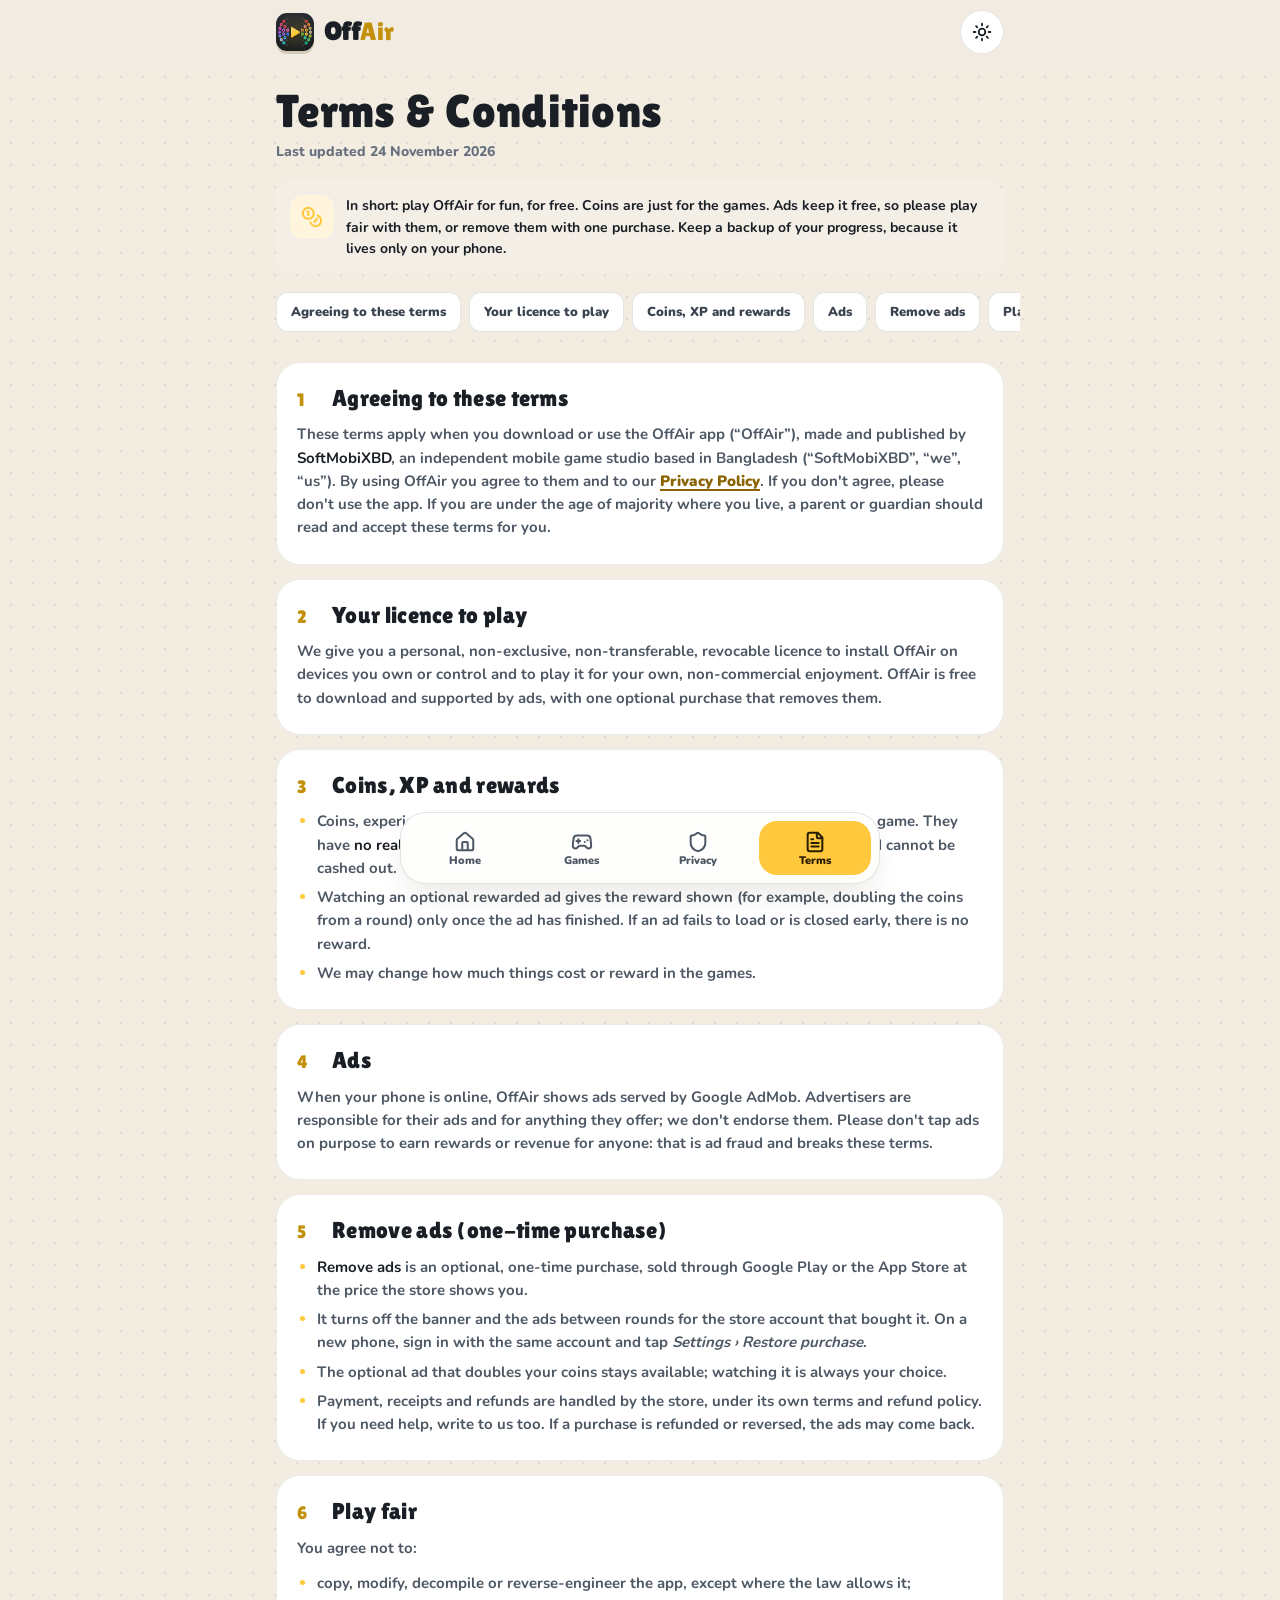
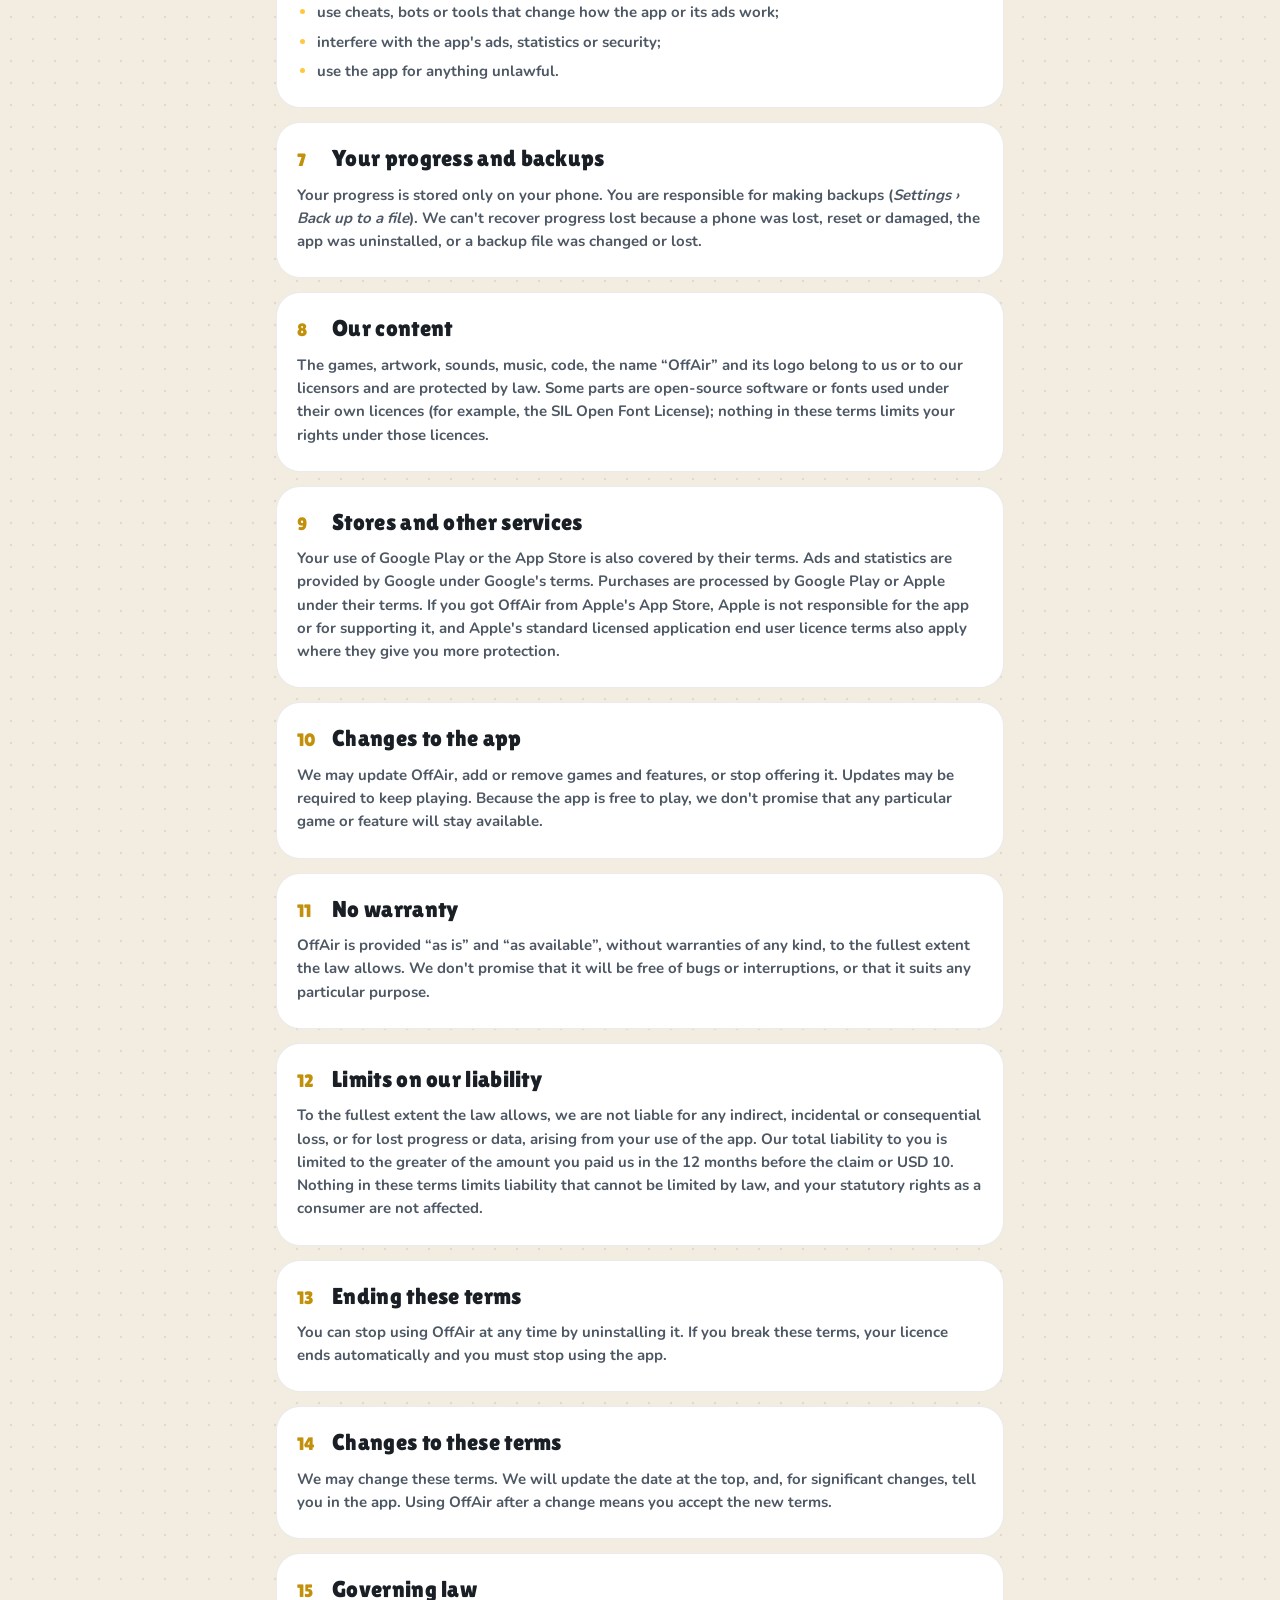
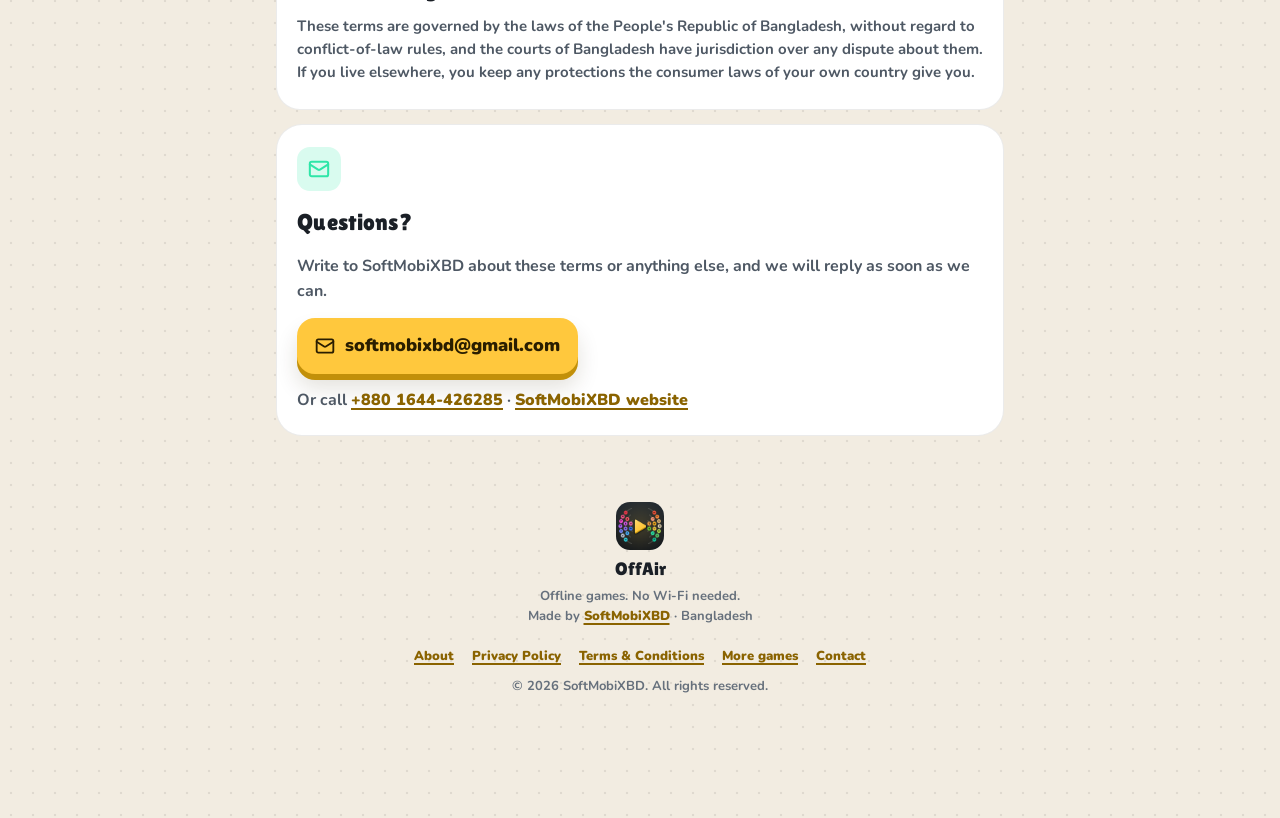
<file: terms.html>
<!doctype html>
<html lang="en">
<head>
<meta charset="utf-8">
<meta name="viewport" content="width=device-width, initial-scale=1, viewport-fit=cover">
<title>Terms &amp; Conditions · OffAir</title>
<meta name="description" content="The terms for playing OffAir: your licence, coins and rewards, ads, fair play and your progress.">
<meta name="author" content="SoftMobiXBD">
<meta name="theme-color" content="#0E1217" media="(prefers-color-scheme: dark)">
<meta name="theme-color" content="#F2ECE1" media="(prefers-color-scheme: light)">
<meta property="og:type" content="website">
<meta property="og:title" content="Terms &amp; Conditions · OffAir">
<meta property="og:description" content="The terms for playing OffAir: your licence, coins and rewards, ads, fair play and your progress.">
<meta property="og:image" content="img/og-512.png">
<link rel="icon" type="image/png" href="img/favicon-64.png">
<link rel="apple-touch-icon" href="img/apple-touch-icon.png">
<link rel="stylesheet" href="css/style.css">
<script>try{var t=localStorage.getItem("offair-theme");if(t)document.documentElement.setAttribute("data-theme",t)}catch(e){}</script>
</head>
<body>
<a class="skip" href="#main">Skip to content</a>
<header class="appbar">
  <div class="wrap">
    <a class="brand" href="index.html" aria-label="OffAir home">
      <img src="img/icon-256.png" alt="" width="38" height="38">
      <span class="wordmark">Off<b>Air</b></span>
    </a>
    <button class="icon-btn" type="button" data-theme-toggle aria-label="Switch theme"><svg class="theme-moon" viewBox="0 0 24 24" fill="none" stroke="currentColor" stroke-width="2.2" stroke-linecap="round" stroke-linejoin="round" aria-hidden="true"><path d="M12 3a6 6 0 0 0 9 9 9 9 0 1 1-9-9Z"/></svg><svg class="theme-sun" viewBox="0 0 24 24" fill="none" stroke="currentColor" stroke-width="2.2" stroke-linecap="round" stroke-linejoin="round" aria-hidden="true"><circle cx="12" cy="12" r="4"/><path d="M12 2v2M12 20v2M4.93 4.93l1.41 1.41M17.66 17.66l1.41 1.41M2 12h2M20 12h2M6.34 17.66l-1.41 1.41M19.07 4.93l-1.41 1.41"/></svg></button>
  </div>
</header>
<main id="main" class="wrap">
<h1 class="page-title rise">Terms &amp; Conditions</h1>
<p class="updated">Last updated 24 November 2026</p>
<div class="note-box"><span class="tile" style="--c:#FFC83D"><svg viewBox="0 0 24 24" fill="none" stroke="currentColor" stroke-width="2.2" stroke-linecap="round" stroke-linejoin="round" aria-hidden="true"><circle cx="8" cy="8" r="6"/><path d="M18.09 10.37A6 6 0 1 1 10.34 18M7 6h1v4M16.71 13.88l.7.71-2.82 2.82"/></svg></span><p><strong>In short:</strong> play OffAir for fun, for free. Coins are just for the games. Ads keep it free, so please play fair with them, or remove them with one purchase. Keep a backup of your progress, because it lives only on your phone.</p></div>
<nav class="toc" aria-label="Sections"><a href="#agree">Agreeing to these terms</a><a href="#licence">Your licence to play</a><a href="#coins">Coins, XP and rewards</a><a href="#ads">Ads</a><a href="#remove-ads">Remove ads</a><a href="#fair">Play fair</a><a href="#progress">Your progress and backups</a><a href="#ip">Our content</a><a href="#third">Stores and other services</a><a href="#changes-app">Changes to the app</a><a href="#warranty">No warranty</a><a href="#liability">Limits on our liability</a><a href="#ending">Ending these terms</a><a href="#updates">Changes to these terms</a><a href="#law">Governing law</a></nav>
<div class="doc">
<section id="agree" aria-labelledby="agree-h"><h2 id="agree-h"><span class="n">1</span>Agreeing to these terms</h2>
<p>These terms apply when you download or use the OffAir app (“OffAir”), made and published by <strong>SoftMobiXBD</strong>, an independent mobile game studio based in Bangladesh (“SoftMobiXBD”, “we”, “us”). By using OffAir you agree to them and to our <a href="privacy.html">Privacy Policy</a>. If you don't agree, please don't use the app. If you are under the age of majority where you live, a parent or guardian should read and accept these terms for you.</p></section>
<section id="licence" aria-labelledby="licence-h"><h2 id="licence-h"><span class="n">2</span>Your licence to play</h2>
<p>We give you a personal, non-exclusive, non-transferable, revocable licence to install OffAir on devices you own or control and to play it for your own, non-commercial enjoyment. OffAir is free to download and supported by ads, with one optional purchase that removes them.</p></section>
<section id="coins" aria-labelledby="coins-h"><h2 id="coins-h"><span class="n">3</span>Coins, XP and rewards</h2>
<ul>
  <li>Coins, experience points, badges, levels and other in-game items are part of the game. They have <strong>no real-world value</strong>, cannot be bought, sold, exchanged or transferred, and cannot be cashed out.</li>
  <li>Watching an optional rewarded ad gives the reward shown (for example, doubling the coins from a round) only once the ad has finished. If an ad fails to load or is closed early, there is no reward.</li>
  <li>We may change how much things cost or reward in the games.</li>
</ul></section>
<section id="ads" aria-labelledby="ads-h"><h2 id="ads-h"><span class="n">4</span>Ads</h2>
<p>When your phone is online, OffAir shows ads served by Google AdMob. Advertisers are responsible for their ads and for anything they offer; we don't endorse them. Please don't tap ads on purpose to earn rewards or revenue for anyone: that is ad fraud and breaks these terms.</p></section>
<section id="remove-ads" aria-labelledby="remove-ads-h"><h2 id="remove-ads-h"><span class="n">5</span>Remove ads (one-time purchase)</h2>
<ul>
  <li><strong>Remove ads</strong> is an optional, one-time purchase, sold through Google Play or the App Store at the price the store shows you.</li>
  <li>It turns off the banner and the ads between rounds for the store account that bought it. On a new phone, sign in with the same account and tap <em>Settings › Restore purchase</em>.</li>
  <li>The optional ad that doubles your coins stays available; watching it is always your choice.</li>
  <li>Payment, receipts and refunds are handled by the store, under its own terms and refund policy. If you need help, write to us too. If a purchase is refunded or reversed, the ads may come back.</li>
</ul></section>
<section id="fair" aria-labelledby="fair-h"><h2 id="fair-h"><span class="n">6</span>Play fair</h2>
<p>You agree not to:</p>
<ul>
  <li>copy, modify, decompile or reverse-engineer the app, except where the law allows it;</li>
  <li>use cheats, bots or tools that change how the app or its ads work;</li>
  <li>interfere with the app's ads, statistics or security;</li>
  <li>use the app for anything unlawful.</li>
</ul></section>
<section id="progress" aria-labelledby="progress-h"><h2 id="progress-h"><span class="n">7</span>Your progress and backups</h2>
<p>Your progress is stored only on your phone. You are responsible for making backups (<em>Settings › Back up to a file</em>). We can't recover progress lost because a phone was lost, reset or damaged, the app was uninstalled, or a backup file was changed or lost.</p></section>
<section id="ip" aria-labelledby="ip-h"><h2 id="ip-h"><span class="n">8</span>Our content</h2>
<p>The games, artwork, sounds, music, code, the name “OffAir” and its logo belong to us or to our licensors and are protected by law. Some parts are open-source software or fonts used under their own licences (for example, the SIL Open Font License); nothing in these terms limits your rights under those licences.</p></section>
<section id="third" aria-labelledby="third-h"><h2 id="third-h"><span class="n">9</span>Stores and other services</h2>
<p>Your use of Google Play or the App Store is also covered by their terms. Ads and statistics are provided by Google under Google's terms. Purchases are processed by Google Play or Apple under their terms. If you got OffAir from Apple's App Store, Apple is not responsible for the app or for supporting it, and Apple's standard licensed application end user licence terms also apply where they give you more protection.</p></section>
<section id="changes-app" aria-labelledby="changes-app-h"><h2 id="changes-app-h"><span class="n">10</span>Changes to the app</h2>
<p>We may update OffAir, add or remove games and features, or stop offering it. Updates may be required to keep playing. Because the app is free to play, we don't promise that any particular game or feature will stay available.</p></section>
<section id="warranty" aria-labelledby="warranty-h"><h2 id="warranty-h"><span class="n">11</span>No warranty</h2>
<p>OffAir is provided “as is” and “as available”, without warranties of any kind, to the fullest extent the law allows. We don't promise that it will be free of bugs or interruptions, or that it suits any particular purpose.</p></section>
<section id="liability" aria-labelledby="liability-h"><h2 id="liability-h"><span class="n">12</span>Limits on our liability</h2>
<p>To the fullest extent the law allows, we are not liable for any indirect, incidental or consequential loss, or for lost progress or data, arising from your use of the app. Our total liability to you is limited to the greater of the amount you paid us in the 12 months before the claim or USD 10. Nothing in these terms limits liability that cannot be limited by law, and your statutory rights as a consumer are not affected.</p></section>
<section id="ending" aria-labelledby="ending-h"><h2 id="ending-h"><span class="n">13</span>Ending these terms</h2>
<p>You can stop using OffAir at any time by uninstalling it. If you break these terms, your licence ends automatically and you must stop using the app.</p></section>
<section id="updates" aria-labelledby="updates-h"><h2 id="updates-h"><span class="n">14</span>Changes to these terms</h2>
<p>We may change these terms. We will update the date at the top, and, for significant changes, tell you in the app. Using OffAir after a change means you accept the new terms.</p></section>
<section id="law" aria-labelledby="law-h"><h2 id="law-h"><span class="n">15</span>Governing law</h2>
<p>These terms are governed by the laws of the People's Republic of Bangladesh, without regard to conflict-of-law rules, and the courts of Bangladesh have jurisdiction over any dispute about them. If you live elsewhere, you keep any protections the consumer laws of your own country give you.</p></section>
</div>
<section class="card contact" aria-labelledby="contact-h">
  <span class="tile" style="--c:#2EE6A8"><svg viewBox="0 0 24 24" fill="none" stroke="currentColor" stroke-width="2.2" stroke-linecap="round" stroke-linejoin="round" aria-hidden="true"><rect x="2" y="4" width="20" height="16" rx="2"/><path d="m22 7-8.97 5.7a1.94 1.94 0 0 1-2.06 0L2 7"/></svg></span>
  <h2 id="contact-h">Questions?</h2>
  <p>Write to SoftMobiXBD about these terms or anything else, and we will reply as soon as we can.</p>
  <a class="btn primary" href="mailto:softmobixbd@gmail.com"><svg viewBox="0 0 24 24" fill="none" stroke="currentColor" stroke-width="2.2" stroke-linecap="round" stroke-linejoin="round" aria-hidden="true"><rect x="2" y="4" width="20" height="16" rx="2"/><path d="m22 7-8.97 5.7a1.94 1.94 0 0 1-2.06 0L2 7"/></svg>softmobixbd@gmail.com</a>
  <p>Or call <a href="tel:+8801644426285">+880 1644-426285</a> · <a href="https://softmobixbd.github.io/">SoftMobiXBD website</a></p>
</section>
<footer class="footer">
  <img src="img/icon-256.png" alt="" width="48" height="48">
  <div class="name">OffAir</div>
  <div>Offline games. No Wi-Fi needed.</div>
  <div>Made by <a href="https://softmobixbd.github.io/">SoftMobiXBD</a> · Bangladesh</div>
  <nav aria-label="Footer">
    <a href="index.html">About</a>
    <a href="privacy.html">Privacy Policy</a>
    <a href="terms.html">Terms &amp; Conditions</a>
    <a href="https://play.google.com/store/apps/dev?id=7053712719790962072">More games</a>
    <a href="mailto:softmobixbd@gmail.com">Contact</a>
  </nav>
  <div>&copy; <span data-year>2026</span> SoftMobiXBD. All rights reserved.</div>
</footer>
</main>
<nav class="dock" aria-label="Main"><a href="index.html"><svg viewBox="0 0 24 24" fill="none" stroke="currentColor" stroke-width="2.2" stroke-linecap="round" stroke-linejoin="round" aria-hidden="true"><path d="M15 21v-8a1 1 0 0 0-1-1h-4a1 1 0 0 0-1 1v8"/><path d="M3 10a2 2 0 0 1 .71-1.53l7-6a2 2 0 0 1 2.58 0l7 6A2 2 0 0 1 21 10v9a2 2 0 0 1-2 2H5a2 2 0 0 1-2-2z"/></svg><span>Home</span></a><a href="index.html#games"><svg viewBox="0 0 24 24" fill="none" stroke="currentColor" stroke-width="2.2" stroke-linecap="round" stroke-linejoin="round" aria-hidden="true"><path d="M6 11h4M8 9v4M15 12h.01M18 10h.01"/><path d="M17.32 5H6.68a4 4 0 0 0-3.98 3.59C2.6 9.42 2 14.46 2 16a3 3 0 0 0 3 3c1 0 1.5-.5 2-1l1.41-1.41A2 2 0 0 1 9.83 16h4.34a2 2 0 0 1 1.41.59L17 18c.5.5 1 1 2 1a3 3 0 0 0 3-3c0-1.55-.6-6.58-.69-7.26A4 4 0 0 0 17.32 5z"/></svg><span>Games</span></a><a href="privacy.html"><svg viewBox="0 0 24 24" fill="none" stroke="currentColor" stroke-width="2.2" stroke-linecap="round" stroke-linejoin="round" aria-hidden="true"><path d="M20 13c0 5-3.5 7.5-7.66 8.95a1 1 0 0 1-.67-.01C7.5 20.5 4 18 4 13V6a1 1 0 0 1 1-1c2 0 4.5-1.2 6.24-2.72a1.17 1.17 0 0 1 1.52 0C14.51 3.81 17 5 19 5a1 1 0 0 1 1 1z"/></svg><span>Privacy</span></a><a href="terms.html" aria-current="page"><svg viewBox="0 0 24 24" fill="none" stroke="currentColor" stroke-width="2.2" stroke-linecap="round" stroke-linejoin="round" aria-hidden="true"><path d="M15 2H6a2 2 0 0 0-2 2v16a2 2 0 0 0 2 2h12a2 2 0 0 0 2-2V7Z"/><path d="M14 2v4a2 2 0 0 0 2 2h4M16 13H8M16 17H8M10 9H8"/></svg><span>Terms</span></a></nav>
<script src="js/app.js" defer></script>
</body>
</html>
</file>
<file: css/style.css>
/* OffAir website: the app's own design language (lib/core/theme/tokens.dart)
   on the web. Night arcade by default, Daylight when the visitor prefers
   light or picks it. Mobile first; the dock and cards behave like the app. */

@font-face {
  font-family: "Lilita One";
  src: url("../fonts/LilitaOne-Regular.ttf") format("truetype");
  font-display: swap;
}
@font-face {
  font-family: "Nunito";
  src: url("../fonts/Nunito-Variable.ttf") format("truetype");
  font-weight: 200 1000;
  font-display: swap;
}

/* ------------------------------------------------------------- tokens */

:root {
  color-scheme: dark;
  --ground: #0e1217;
  --dot: rgba(255, 255, 255, 0.045);
  --s1: #171c22;
  --s2: #1f262e;
  --s3: #29313b;
  --deck: #1e252d;
  --deck-shadow: #0a0d11;
  --t1: #f4f1ea;
  --t2: #aeb6bf;
  --t3: #8e98a3;
  --t4: #c9d0d6;
  --line: rgba(255, 255, 255, 0.07);
  --line-strong: rgba(255, 255, 255, 0.09);
  --chip-on-bg: #f4f1ea;
  --chip-on-fg: #101418;
  --neutral-lip: #12171c;
  --shadow: rgba(0, 0, 0, 0.38);

  --yellow: #ffc83d;
  --yellow-lip: #c2900a;
  --yellow-ink: #2a1e00;
  --coral: #ff5c6c;
  --mint: #2ee6a8;
  --sky: #4fb3ff;
  --violet: #9c7bff;
  --orange: #ff8a3d;
  --link: #ffc83d;

  --display: "Lilita One", "Nunito", system-ui, sans-serif;
  --ui: "Nunito", system-ui, -apple-system, "Segoe UI", Roboto, sans-serif;
  --rise: cubic-bezier(0.2, 0.8, 0.2, 1);
  --dock-h: 72px;
}

:root[data-theme="day"] {
  color-scheme: light;
  --ground: #f2ece1;
  --dot: rgba(0, 0, 0, 0.08);
  --s1: #ffffff;
  --s2: #f4efe6;
  --s3: #e4ddd0;
  --deck: #ffffff;
  --deck-shadow: #d3c9b7;
  --t1: #1a1f26;
  --t2: #4e5864;
  --t3: #66707c;
  --t4: #3b444f;
  --line: rgba(0, 0, 0, 0.08);
  --line-strong: rgba(0, 0, 0, 0.1);
  --chip-on-bg: #1a1f26;
  --chip-on-fg: #f4f1ea;
  --neutral-lip: #bfb5a3;
  --shadow: rgba(60, 40, 10, 0.14);
  --link: #8a6300;
}

@media (prefers-color-scheme: light) {
  :root:not([data-theme="night"]) {
    color-scheme: light;
    --ground: #f2ece1;
    --dot: rgba(0, 0, 0, 0.08);
    --s1: #ffffff;
    --s2: #f4efe6;
    --s3: #e4ddd0;
    --deck: #ffffff;
    --deck-shadow: #d3c9b7;
    --t1: #1a1f26;
    --t2: #4e5864;
    --t3: #66707c;
    --t4: #3b444f;
    --line: rgba(0, 0, 0, 0.08);
    --line-strong: rgba(0, 0, 0, 0.1);
    --chip-on-bg: #1a1f26;
    --chip-on-fg: #f4f1ea;
    --neutral-lip: #bfb5a3;
    --shadow: rgba(60, 40, 10, 0.14);
    --link: #8a6300;
  }
}

/* --------------------------------------------------------------- base */

*,
*::before,
*::after {
  box-sizing: border-box;
}

html {
  -webkit-text-size-adjust: 100%;
  scroll-behavior: smooth;
  scroll-padding-top: 84px;
}

body {
  margin: 0;
  min-height: 100vh;
  background-color: var(--ground);
  /* The app's perforated-metal dot grid. */
  background-image: radial-gradient(circle at 11px 11px, var(--dot) 1.2px, transparent 1.6px);
  background-size: 22px 22px;
  color: var(--t1);
  font: 700 16px/1.55 var(--ui);
  padding-bottom: calc(var(--dock-h) + 40px + env(safe-area-inset-bottom));
  -webkit-font-smoothing: antialiased;
  -webkit-tap-highlight-color: transparent;
}

img {
  max-width: 100%;
  height: auto;
  display: block;
}

a {
  color: var(--link);
  font-weight: 900;
  text-decoration-thickness: 2px;
  text-underline-offset: 3px;
}

:focus-visible {
  outline: 3px solid var(--yellow);
  outline-offset: 3px;
  border-radius: 10px;
}

h1,
h2,
h3 {
  font-family: var(--display);
  font-weight: 400;
  letter-spacing: 0.3px;
  margin: 0;
}

p {
  margin: 0 0 12px;
}

.skip {
  position: absolute;
  left: -999px;
  top: 8px;
  z-index: 20;
  background: var(--yellow);
  color: var(--yellow-ink);
  padding: 10px 16px;
  border-radius: 12px;
}
.skip:focus {
  left: 12px;
}

.wrap {
  max-width: 760px;
  margin: 0 auto;
  padding: 0 16px;
}
.wrap.wide {
  max-width: 1080px;
}

/* ------------------------------------------------------------ app bar */

.appbar {
  position: sticky;
  top: 0;
  z-index: 10;
  padding-top: env(safe-area-inset-top);
  background: color-mix(in srgb, var(--ground) 90%, transparent);
  -webkit-backdrop-filter: saturate(1.4) blur(10px);
  backdrop-filter: saturate(1.4) blur(10px);
  border-bottom: 1px solid transparent;
  transition: border-color 0.2s, box-shadow 0.2s;
}
.appbar.scrolled {
  border-bottom-color: var(--line);
  box-shadow: 0 8px 24px -16px var(--shadow);
}
.appbar .wrap {
  height: 64px;
  display: flex;
  align-items: center;
  gap: 12px;
}
.brand {
  display: flex;
  align-items: center;
  gap: 10px;
  text-decoration: none;
  color: var(--t1);
  margin-right: auto;
}
.brand img {
  width: 38px;
  height: 38px;
  border-radius: 11px;
  box-shadow: 0 3px 0 var(--deck-shadow);
}
.wordmark {
  font-family: var(--display);
  font-size: 25px;
  letter-spacing: 0.4px;
  color: var(--t1);
}
.wordmark b {
  font-weight: 400;
  color: var(--yellow);
}
:root[data-theme="day"] .wordmark b {
  color: #c2900a;
}
@media (prefers-color-scheme: light) {
  :root:not([data-theme="night"]) .wordmark b {
    color: #c2900a;
  }
}
.icon-btn {
  width: 44px;
  height: 44px;
  border-radius: 50%;
  display: grid;
  place-items: center;
  background: var(--s1);
  border: 1px solid var(--line-strong);
  color: var(--t1);
  cursor: pointer;
  transition: transform 0.12s;
}
.icon-btn:active {
  transform: scale(0.93);
}
.icon-btn svg {
  width: 20px;
  height: 20px;
}
.theme-sun {
  display: none;
}
:root[data-theme="day"] .theme-sun {
  display: block;
}
:root[data-theme="day"] .theme-moon {
  display: none;
}
@media (prefers-color-scheme: light) {
  :root:not([data-theme="night"]) .theme-sun {
    display: block;
  }
  :root:not([data-theme="night"]) .theme-moon {
    display: none;
  }
}

/* --------------------------------------------------------------- bits */

.card {
  background: var(--s1);
  border: 1px solid var(--line);
  border-radius: 26px;
}

.kicker {
  font: 900 11px/1.2 var(--ui);
  letter-spacing: 1.6px;
  text-transform: uppercase;
  color: var(--t3);
  margin: 0;
}

.btn {
  display: inline-flex;
  align-items: center;
  justify-content: center;
  gap: 10px;
  min-height: 56px;
  padding: 0 22px;
  border-radius: 18px;
  font: 400 20px/1 var(--display);
  letter-spacing: 0.6px;
  text-decoration: none;
  cursor: pointer;
  border: 0;
  transition: transform 0.09s var(--rise), box-shadow 0.09s;
}
.btn svg {
  width: 20px;
  height: 20px;
  flex: none;
}
.btn.primary {
  background: var(--yellow);
  color: var(--yellow-ink);
  box-shadow: 0 6px 0 var(--yellow-lip), 0 14px 22px var(--shadow);
}
.btn.primary:active {
  transform: translateY(5px);
  box-shadow: 0 1px 0 var(--yellow-lip), 0 4px 8px var(--shadow);
}
.btn.ghost {
  background: var(--s3);
  color: var(--t1);
  box-shadow: 0 6px 0 var(--neutral-lip);
}
.btn.ghost:active {
  transform: translateY(5px);
  box-shadow: 0 1px 0 var(--neutral-lip);
}
.btn[aria-disabled="true"] {
  opacity: 0.55;
  pointer-events: none;
}

.pill {
  display: inline-flex;
  align-items: center;
  gap: 7px;
  height: 34px;
  padding: 0 13px;
  border-radius: 999px;
  background: var(--s2);
  border: 1px solid var(--line-strong);
  color: var(--t4);
  font: 900 13px/1 var(--ui);
  white-space: nowrap;
}
.pill i {
  width: 8px;
  height: 8px;
  border-radius: 50%;
  background: var(--c, var(--mint));
  box-shadow: 0 0 8px var(--c, var(--mint));
}

.section {
  margin-top: 34px;
}
.section-head {
  display: flex;
  align-items: flex-end;
  gap: 12px;
  margin: 0 0 14px;
}
.section-head h2 {
  font-size: 27px;
  line-height: 1.1;
  flex: 1;
}
.section-head .note {
  font: 900 13px/1 var(--ui);
  color: var(--t3);
  padding-bottom: 4px;
}

.tile {
  width: 44px;
  height: 44px;
  border-radius: 13px;
  display: grid;
  place-items: center;
  flex: none;
  background: color-mix(in srgb, var(--c) 18%, var(--s1));
  color: var(--c);
}
.tile svg {
  width: 22px;
  height: 22px;
}

.rise {
  animation: rise 0.52s var(--rise) both;
  animation-delay: calc(var(--i, 0) * 60ms);
}
@keyframes rise {
  from {
    opacity: 0;
    transform: translateY(16px);
  }
}

/* --------------------------------------------------------------- hero */

.hero {
  margin-top: 14px;
  position: relative;
  overflow: hidden;
  padding: 26px 20px 28px;
  display: grid;
  gap: 18px;
}
.hero::before {
  content: "";
  position: absolute;
  right: -120px;
  top: -140px;
  width: 420px;
  height: 420px;
  border-radius: 50%;
  background: radial-gradient(circle, color-mix(in srgb, var(--yellow) 22%, transparent), transparent 70%);
  pointer-events: none;
}
.hero .kicker {
  color: var(--mint);
  display: flex;
  align-items: center;
  gap: 8px;
}
.pulse {
  width: 8px;
  height: 8px;
  border-radius: 50%;
  background: currentColor;
  animation: pulse 1.6s ease-in-out infinite;
}
@keyframes pulse {
  50% {
    transform: scale(1.7);
    opacity: 0.35;
  }
}
.hero h1 {
  font-size: clamp(38px, 10vw, 64px);
  line-height: 1.02;
  margin-top: 10px;
}
.hero h1 span {
  color: var(--yellow);
}
:root[data-theme="day"] .hero h1 span {
  color: #c2900a;
}
@media (prefers-color-scheme: light) {
  :root:not([data-theme="night"]) .hero h1 span {
    color: #c2900a;
  }
}
.hero .lead {
  color: var(--t2);
  font-size: 17px;
  max-width: 34em;
  margin: 14px 0 0;
}
.cta {
  display: flex;
  flex-wrap: wrap;
  gap: 12px 12px;
  margin-top: 22px;
}
.cta .btn {
  flex: 1 1 auto;
}
/* One line per label where there's room; small phones may wrap. */
@media (min-width: 420px) {
  .cta .btn {
    white-space: nowrap;
  }
}
.pills {
  display: flex;
  flex-wrap: wrap;
  gap: 8px;
  list-style: none;
  padding: 0;
  margin: 22px 0 0;
}
/* On a phone the logo leads, like the app's boot screen; the image's
   transparent margin is trimmed with negative margins. */
.hero-art {
  position: relative;
  display: grid;
  place-items: center;
  order: -1;
  margin: -30px 0 -36px;
}
.hero-art img {
  width: min(50vw, 210px);
  filter: drop-shadow(0 18px 30px var(--shadow));
  animation: float 4.2s ease-in-out infinite;
}
@keyframes float {
  50% {
    transform: translateY(-8px) rotate(1.5deg);
  }
}

@media (min-width: 820px) {
  .hero {
    grid-template-columns: 1.25fr 1fr;
    align-items: center;
    padding: 40px 40px 42px;
  }
  .hero-art {
    order: 0;
    margin: 0;
  }
  .hero-art img {
    width: min(100%, 400px);
  }
}

/* ----------------------------------------------------------- features */

.features {
  display: grid;
  gap: 12px;
}
.feature {
  padding: 18px;
  display: flex;
  gap: 14px;
  align-items: flex-start;
}
.feature h3 {
  font: 900 16px/1.3 var(--ui);
  margin: 2px 0 4px;
}
.feature p {
  color: var(--t2);
  font-size: 14px;
  margin: 0;
}
@media (min-width: 620px) {
  .features {
    grid-template-columns: 1fr 1fr;
  }
}
@media (min-width: 980px) {
  .features {
    grid-template-columns: 1fr 1fr 1fr;
  }
}

/* -------------------------------------------------------------- shelf */

.chips {
  display: flex;
  gap: 8px;
  overflow-x: auto;
  padding: 2px 16px 16px;
  margin: 0 -16px;
  scrollbar-width: none;
}
.chips::-webkit-scrollbar {
  display: none;
}
.chip {
  flex: none;
  height: 44px;
  padding: 0 15px;
  border-radius: 999px;
  background: var(--s1);
  border: 1px solid var(--line-strong);
  color: var(--t4);
  font: 900 14px/1 var(--ui);
  display: inline-flex;
  align-items: center;
  gap: 7px;
  cursor: pointer;
  transition: background 0.18s, color 0.18s, transform 0.1s;
}
.chip small {
  font-size: 11px;
  opacity: 0.6;
}
.chip:active {
  transform: scale(0.93);
}
.chip[aria-pressed="true"] {
  background: var(--chip-on-bg);
  border-color: var(--chip-on-bg);
  color: var(--chip-on-fg);
}

.shelf {
  display: grid;
  grid-template-columns: repeat(2, minmax(0, 1fr));
  gap: 18px 12px;
}
@media (min-width: 640px) {
  .shelf {
    grid-template-columns: repeat(3, minmax(0, 1fr));
  }
}
@media (min-width: 960px) {
  .shelf {
    grid-template-columns: repeat(4, minmax(0, 1fr));
  }
}

/* A cartridge: brand strip and LED, live label, title, type, grip. */
.cart {
  background: var(--deck);
  border-radius: 20px;
  padding: 8px 8px 11px;
  border-top: 1px solid var(--line);
  box-shadow: 0 6px 0 var(--deck-shadow), 0 14px 22px var(--shadow);
  display: flex;
  flex-direction: column;
  transition: transform 0.12s var(--rise), box-shadow 0.12s;
}
.cart:hover {
  transform: translateY(-3px);
}
.cart[hidden] {
  display: none;
}
.cart .strip {
  display: flex;
  align-items: center;
  justify-content: space-between;
  padding: 0 4px 6px;
  font: 900 8px/8px var(--ui);
  letter-spacing: 2px;
  color: color-mix(in srgb, var(--t1) 34%, transparent);
}
.led {
  width: 7px;
  height: 7px;
  border-radius: 50%;
  background: var(--c);
  box-shadow: 0 0 8px var(--c);
  animation: led 2.2s ease-in-out infinite;
}
@keyframes led {
  50% {
    opacity: 0.5;
  }
}
.cart .label {
  aspect-ratio: 160 / 100;
  border-radius: 13px;
  overflow: hidden;
  position: relative;
  background: var(--c);
}
.cart .label::after {
  content: "";
  position: absolute;
  inset: 0;
  border-radius: 13px;
  border: 2px solid rgba(0, 0, 0, 0.16);
  pointer-events: none;
}
.cart .label img {
  width: 100%;
  height: 100%;
  object-fit: cover;
}
.cart h3 {
  font: 900 16px/1.25 var(--ui);
  margin: 10px 4px 0;
}
.cart .type {
  font: 800 12px/1.4 var(--ui);
  color: var(--t3);
  margin: 1px 4px 0;
}
.cart .blurb {
  font: 700 13px/1.45 var(--ui);
  color: var(--t2);
  margin: 6px 4px 10px;
  display: -webkit-box;
  -webkit-line-clamp: 3;
  -webkit-box-orient: vertical;
  overflow: hidden;
}
.cart .grip {
  margin: auto 4px 0;
  height: 6px;
  border-radius: 3px;
  background: repeating-linear-gradient(90deg, var(--line-strong) 0 3px, transparent 3px 7px);
}

/* ------------------------------------------------------------ fair ads */

.fair {
  padding: 22px 20px;
  position: relative;
  overflow: hidden;
}
.fair h2 {
  font-size: 25px;
  margin-bottom: 8px;
}
.fair p {
  color: var(--t2);
}
.fair ul {
  list-style: none;
  padding: 0;
  margin: 14px 0 16px;
  display: grid;
  gap: 10px;
}
.fair li {
  display: flex;
  gap: 12px;
  align-items: center;
  font-weight: 800;
  color: var(--t4);
}
.fair li .tile {
  width: 36px;
  height: 36px;
  border-radius: 11px;
}
.fair li .tile svg {
  width: 18px;
  height: 18px;
}

/* ------------------------------------------------------------- footer */

.footer {
  margin-top: 40px;
  padding: 26px 0 10px;
  text-align: center;
  color: var(--t3);
  font-size: 13px;
}
.footer img {
  width: 48px;
  height: 48px;
  border-radius: 14px;
  margin: 0 auto 10px;
}
.footer .name {
  font: 400 18px/1 var(--display);
  color: var(--t1);
  margin-bottom: 8px;
}
.footer nav {
  display: flex;
  flex-wrap: wrap;
  justify-content: center;
  gap: 4px 18px;
  margin-top: 10px;
}
.footer nav a {
  display: inline-block;
  padding: 10px 0;
}

/* --------------------------------------------------------------- dock */

.dock {
  position: fixed;
  left: 50%;
  bottom: calc(16px + env(safe-area-inset-bottom));
  transform: translateX(-50%);
  width: min(480px, calc(100% - 32px));
  height: var(--dock-h);
  z-index: 10;
  display: flex;
  gap: 4px;
  padding: 8px;
  border-radius: 26px;
  background: color-mix(in srgb, var(--s1) 94%, var(--ground));
  border: 1px solid var(--line-strong);
  box-shadow: 0 14px 30px -10px var(--shadow);
}
.dock a {
  flex: 1;
  border-radius: 18px;
  display: flex;
  flex-direction: column;
  align-items: center;
  justify-content: center;
  gap: 2px;
  color: var(--t2);
  text-decoration: none;
  font: 900 11px/1 var(--ui);
  transition: background 0.18s, color 0.18s, transform 0.1s;
}
.dock a:active {
  transform: scale(0.95);
}
.dock svg {
  width: 22px;
  height: 22px;
}
.dock a[aria-current="page"] {
  background: var(--yellow);
  color: var(--yellow-ink);
}

/* -------------------------------------------------------- legal pages */

.page-title {
  margin: 22px 0 6px;
  font-size: clamp(34px, 9vw, 46px);
  line-height: 1.05;
}
.updated {
  color: var(--t3);
  font-weight: 800;
  font-size: 14px;
  margin-bottom: 18px;
}
.intro {
  color: var(--t2);
  font-size: 16px;
}

.toc {
  display: flex;
  gap: 8px;
  overflow-x: auto;
  padding: 4px 16px 16px;
  margin: 8px -16px 0;
  scrollbar-width: none;
}
.toc::-webkit-scrollbar {
  display: none;
}
.toc a {
  flex: none;
  height: 40px;
  padding: 0 14px;
  border-radius: 12px;
  display: inline-flex;
  align-items: center;
  background: var(--s1);
  border: 1px solid var(--line-strong);
  color: var(--t4);
  font: 900 13px/1 var(--ui);
  text-decoration: none;
}

.summary {
  padding: 20px 18px;
  margin: 8px 0 4px;
}
.summary h2 {
  font-size: 22px;
  margin-bottom: 14px;
}
.summary ul {
  list-style: none;
  padding: 0;
  margin: 0;
  display: grid;
  gap: 14px;
}
.summary li {
  display: flex;
  gap: 14px;
  align-items: flex-start;
}
.summary li div > b {
  display: block;
  font-size: 15px;
  color: var(--t1);
}
.summary li div > span {
  display: block;
  font-size: 14px;
  color: var(--t2);
}
@media (min-width: 700px) {
  .summary ul {
    grid-template-columns: 1fr 1fr;
    gap: 18px 22px;
  }
}

.doc section {
  margin-top: 14px;
  padding: 22px 20px 12px;
  background: var(--s1);
  border: 1px solid var(--line);
  border-radius: 24px;
}
.doc h2 {
  font-size: 23px;
  line-height: 1.15;
  margin-bottom: 12px;
  display: flex;
  gap: 10px;
  align-items: baseline;
}
.doc h2 .n {
  font-family: var(--display);
  color: var(--yellow);
  font-size: 18px;
  min-width: 1.4em;
}
:root[data-theme="day"] .doc h2 .n {
  color: #c2900a;
}
@media (prefers-color-scheme: light) {
  :root:not([data-theme="night"]) .doc h2 .n {
    color: #c2900a;
  }
}
.doc h3 {
  font: 900 16px/1.3 var(--ui);
  margin: 18px 0 6px;
  color: var(--t1);
}
.doc p,
.doc li {
  color: var(--t2);
  font-size: 15px;
}
.doc ul {
  padding-left: 20px;
  margin: 0 0 12px;
}
.doc li {
  margin-bottom: 6px;
}
.doc li::marker {
  color: var(--yellow);
}
.doc strong {
  color: var(--t1);
}

/* Data facts: label/value rows that read well on a phone. */
.facts {
  display: grid;
  gap: 1px;
  margin: 10px 0 14px;
  border-radius: 16px;
  overflow: hidden;
  border: 1px solid var(--line);
  background: var(--line);
}
.facts > div {
  background: var(--s2);
  padding: 12px 14px;
}
.facts dt {
  font: 900 11px/1.2 var(--ui);
  letter-spacing: 1.2px;
  text-transform: uppercase;
  color: var(--t3);
  margin-bottom: 3px;
}
.facts dd {
  margin: 0;
  color: var(--t4);
  font-size: 14px;
}
@media (min-width: 640px) {
  .facts > div {
    display: grid;
    grid-template-columns: 150px 1fr;
    gap: 14px;
  }
  .facts dt {
    margin: 2px 0 0;
  }
}

.note-box {
  display: flex;
  gap: 12px;
  align-items: flex-start;
  background: var(--s2);
  border-radius: 16px;
  padding: 14px;
  margin: 4px 0 14px;
}
.note-box p {
  margin: 0;
  font-size: 14px;
}

.contact {
  margin-top: 14px;
  padding: 22px 20px;
  display: flex;
  flex-direction: column;
  gap: 14px;
  align-items: flex-start;
}
.contact h2 {
  font-size: 23px;
}
.contact p {
  color: var(--t2);
  margin: 0;
}

/* -------------------------------------------------------- reduced motion */

@media (prefers-reduced-motion: reduce) {
  *,
  *::before,
  *::after {
    animation: none !important;
    transition: none !important;
    scroll-behavior: auto !important;
  }
}

/* ------------------------------------------------------------- studio */

.studio .kicker {
  margin-bottom: 6px;
}
.studio .cta {
  margin-top: 16px;
}

/* The email address can't wrap at spaces: set it in the narrower UI face
   so it stays on one line even on a 320 px phone. */
.contact .btn {
  max-width: 100%;
  padding: 0 18px;
  font: 900 clamp(14px, 4.4vw, 18px) / 1.2 var(--ui);
  letter-spacing: 0;
  overflow-wrap: anywhere;
}
</file>
